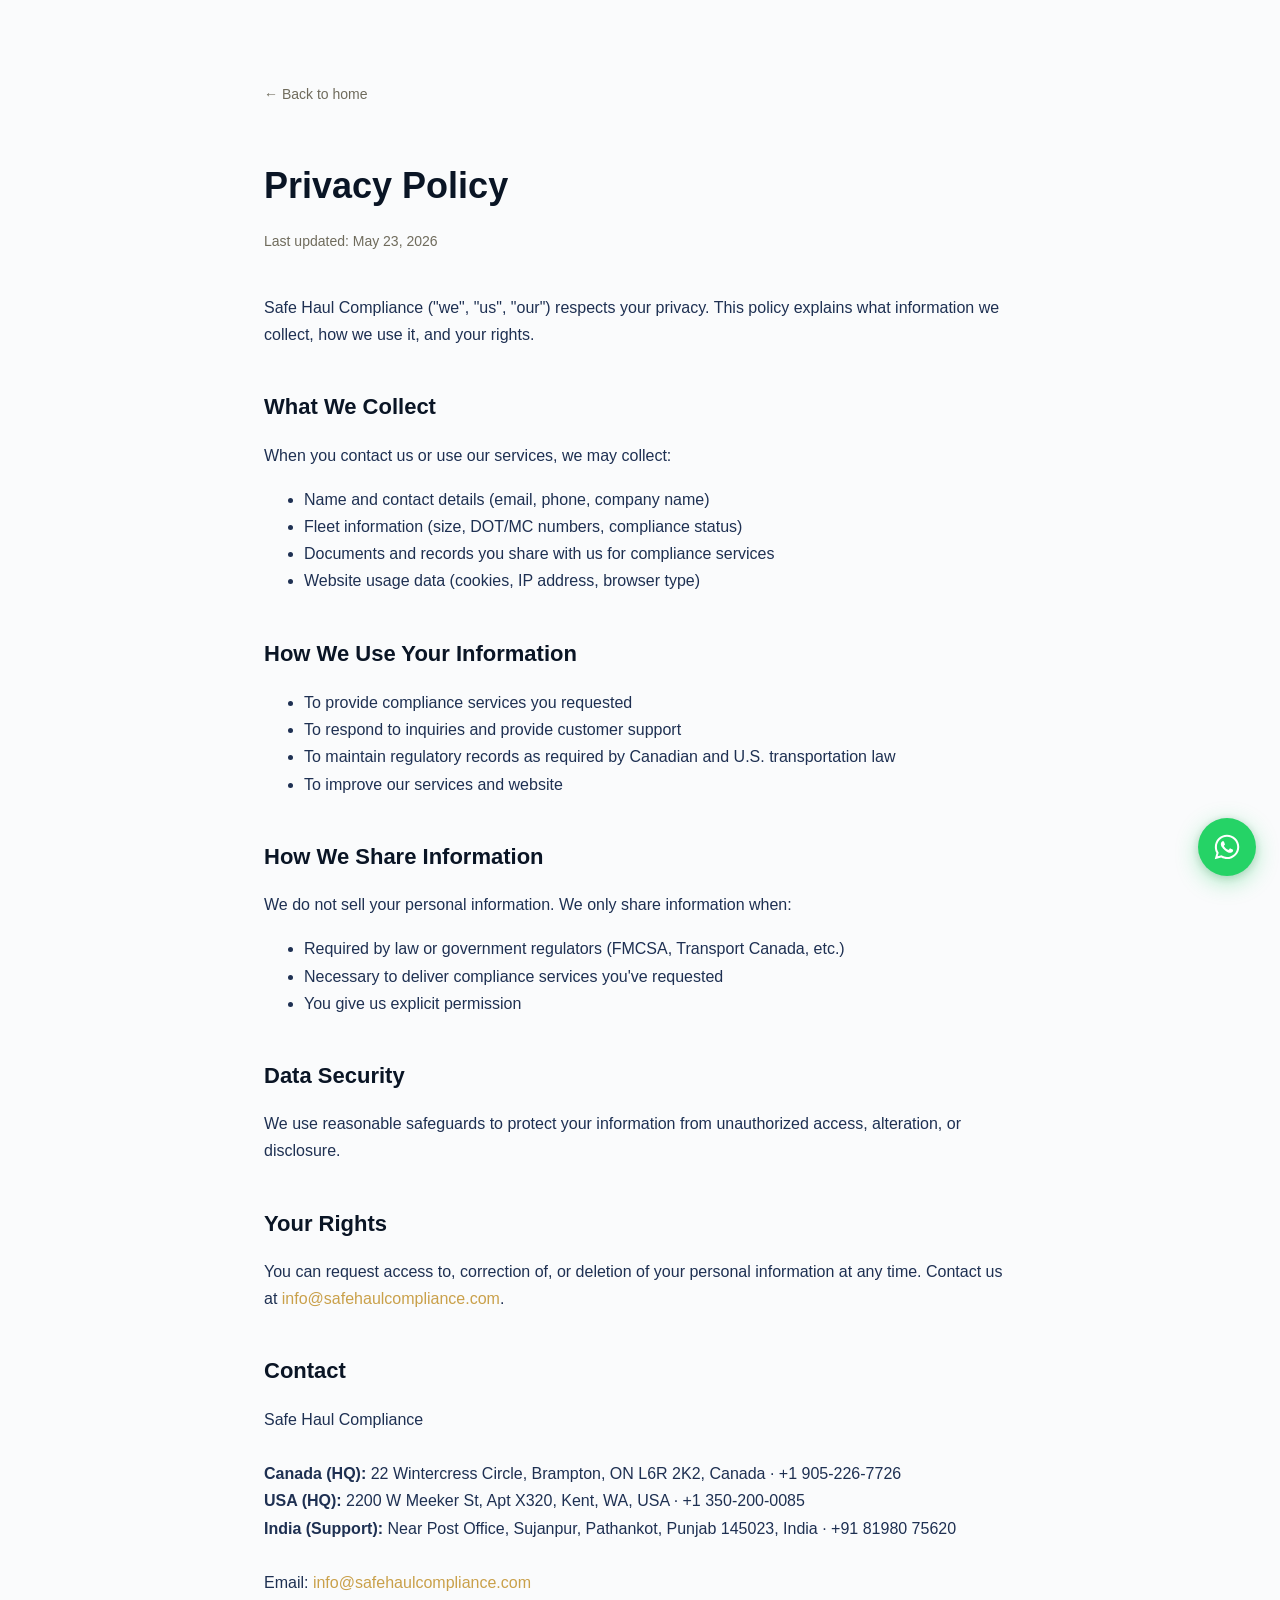
<file: privacy.html>
<!doctype html>
<html lang="en">
<head>
  <meta charset="utf-8"/>
  <meta name="viewport" content="width=device-width, initial-scale=1"/>
  <title>Privacy Policy — Safe Haul Compliance</title>
  <link rel="icon" href="/favicon.ico" sizes="any"/>
  <link rel="icon" type="image/png" sizes="32x32" href="/favicon-32.png"/>
  <link rel="apple-touch-icon" href="/apple-touch-icon.png"/>
  <link rel="stylesheet" href="styles.css?v=11"/>
  <style>
    .legal-page {
      max-width: 800px;
      margin: 0 auto;
      padding: 80px 24px;
      font-family: -apple-system, BlinkMacSystemFont, 'Segoe UI', Roboto, sans-serif;
      line-height: 1.7;
      color: #0a1525;
    }
    .legal-page h1 { font-size: 36px; margin-bottom: 8px; }
    .legal-page h2 { font-size: 22px; margin-top: 40px; margin-bottom: 12px; color: #0a1525; }
    .legal-page p, .legal-page li { font-size: 16px; color: #1e3052; }
    .legal-page .updated { color: #6f6b5c; font-size: 14px; margin-bottom: 40px; }
    .legal-page a { color: #C9A04A; }
    .legal-page .back-link {
      display: inline-block; margin-bottom: 24px; color: #6f6b5c;
      text-decoration: none; font-size: 14px;
    }
    .legal-page .back-link:hover { color: #0a1525; }
  </style>
</head>
<body class="grain">
  <div class="legal-page">
    <a href="/" class="back-link">← Back to home</a>
    <h1>Privacy Policy</h1>
    <p class="updated">Last updated: May 23, 2026</p>

    <p>Safe Haul Compliance ("we", "us", "our") respects your privacy. This policy explains what information we collect, how we use it, and your rights.</p>

    <h2>What We Collect</h2>
    <p>When you contact us or use our services, we may collect:</p>
    <ul>
      <li>Name and contact details (email, phone, company name)</li>
      <li>Fleet information (size, DOT/MC numbers, compliance status)</li>
      <li>Documents and records you share with us for compliance services</li>
      <li>Website usage data (cookies, IP address, browser type)</li>
    </ul>

    <h2>How We Use Your Information</h2>
    <ul>
      <li>To provide compliance services you requested</li>
      <li>To respond to inquiries and provide customer support</li>
      <li>To maintain regulatory records as required by Canadian and U.S. transportation law</li>
      <li>To improve our services and website</li>
    </ul>

    <h2>How We Share Information</h2>
    <p>We do not sell your personal information. We only share information when:</p>
    <ul>
      <li>Required by law or government regulators (FMCSA, Transport Canada, etc.)</li>
      <li>Necessary to deliver compliance services you've requested</li>
      <li>You give us explicit permission</li>
    </ul>

    <h2>Data Security</h2>
    <p>We use reasonable safeguards to protect your information from unauthorized access, alteration, or disclosure.</p>

    <h2>Your Rights</h2>
    <p>You can request access to, correction of, or deletion of your personal information at any time. Contact us at <a href="mailto:info@safehaulcompliance.com">info@safehaulcompliance.com</a>.</p>

    <h2>Contact</h2>
    <p>
      Safe Haul Compliance<br/><br/>
      <strong>Canada (HQ):</strong> 22 Wintercress Circle, Brampton, ON L6R 2K2, Canada · +1 905-226-7726<br/>
      <strong>USA (HQ):</strong> 2200 W Meeker St, Apt X320, Kent, WA, USA · +1 350-200-0085<br/>
      <strong>India (Support):</strong> Near Post Office, Sujanpur, Pathankot, Punjab 145023, India · +91 81980 75620<br/><br/>
      Email: <a href="mailto:info@safehaulcompliance.com">info@safehaulcompliance.com</a>
    </p>
  </div>
  <a class="wa-fab" href="https://wa.me/918198075620?text=Hello%20Safe%20Haul%20Compliance%2C%20I%20need%20assistance%20with%20my%20trucking%20compliance." target="_blank" rel="noopener noreferrer" aria-label="Chat with us on WhatsApp">
    <svg viewBox="0 0 448 512" fill="currentColor" aria-hidden="true" style="width:28px;height:28px">
      <path d="M380.9 97.1C339 55.1 283.2 32 223.9 32c-122.4 0-222 99.6-222 222 0 39.1 10.2 77.3 29.6 111L0 480l117.7-30.9c32.4 17.7 68.9 27 106.1 27h.1c122.3 0 224.1-99.6 224.1-222 0-59.3-25.2-115-67.1-157zm-157 341.6c-33.2 0-65.7-8.9-94-25.7l-6.7-4-69.8 18.3L72 359.2l-4.4-7c-18.5-29.4-28.2-63.3-28.2-98.2 0-101.7 82.8-184.5 184.6-184.5 49.3 0 95.6 19.2 130.4 54.1 34.8 34.9 56.2 81.2 56.1 130.5 0 101.8-84.9 184.6-186.6 184.6zm101.2-138.2c-5.5-2.8-32.8-16.2-37.9-18-5.1-1.9-8.8-2.8-12.5 2.8-3.7 5.6-14.3 18-17.6 21.8-3.2 3.7-6.5 4.2-12 1.4-32.6-16.3-54-29.1-75.5-66-5.7-9.8 5.7-9.1 16.3-30.3 1.8-3.7.9-6.9-.5-9.7-1.4-2.8-12.5-30.1-17.1-41.2-4.5-10.8-9.1-9.3-12.5-9.5-3.2-.2-6.9-.2-10.6-.2-3.7 0-9.7 1.4-14.8 6.9-5.1 5.6-19.4 19-19.4 46.3 0 27.3 19.9 53.7 22.6 57.4 2.8 3.7 39.1 59.7 94.8 83.8 35.2 15.2 49 16.5 66.6 13.9 10.7-1.6 32.8-13.4 37.4-26.4 4.6-13 4.6-24.1 3.2-26.4-1.3-2.5-5-3.9-10.5-6.6z"/>
    </svg>
    <span class="wa-fab-label">Chat on WhatsApp</span>
  </a>
</body>

</html>
</file>
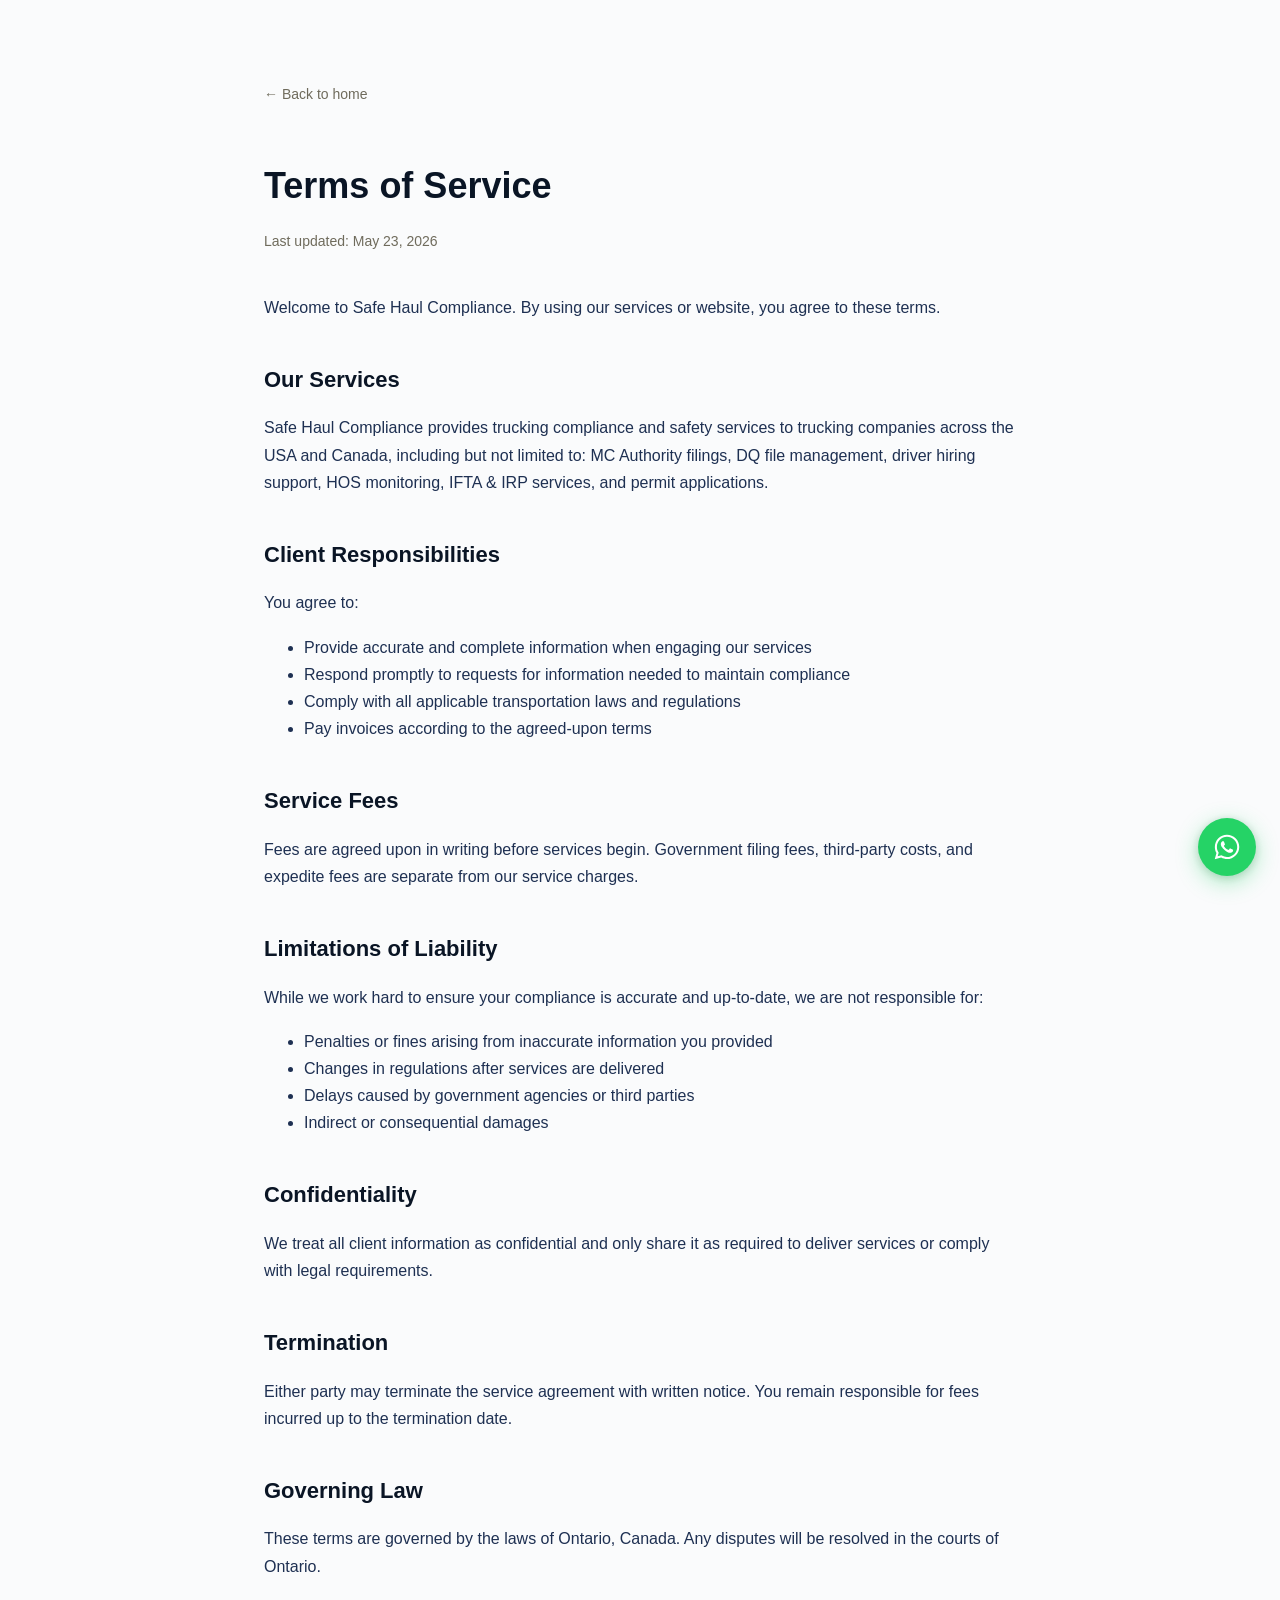
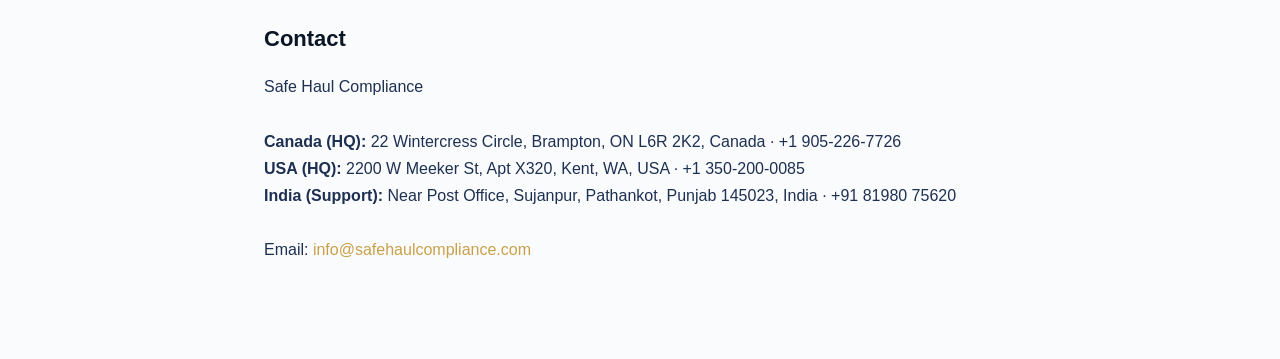
<file: terms.html>
<!doctype html>
<html lang="en">
<head>
  <meta charset="utf-8"/>
  <meta name="viewport" content="width=device-width, initial-scale=1"/>
  <title>Terms of Service — Safe Haul Compliance</title>
  <link rel="icon" href="/favicon.ico" sizes="any"/>
  <link rel="icon" type="image/png" sizes="32x32" href="/favicon-32.png"/>
  <link rel="apple-touch-icon" href="/apple-touch-icon.png"/>
  <link rel="stylesheet" href="styles.css?v=11"/>
  <style>
    .legal-page {
      max-width: 800px;
      margin: 0 auto;
      padding: 80px 24px;
      font-family: -apple-system, BlinkMacSystemFont, 'Segoe UI', Roboto, sans-serif;
      line-height: 1.7;
      color: #0a1525;
    }
    .legal-page h1 { font-size: 36px; margin-bottom: 8px; }
    .legal-page h2 { font-size: 22px; margin-top: 40px; margin-bottom: 12px; color: #0a1525; }
    .legal-page p, .legal-page li { font-size: 16px; color: #1e3052; }
    .legal-page .updated { color: #6f6b5c; font-size: 14px; margin-bottom: 40px; }
    .legal-page a { color: #C9A04A; }
    .legal-page .back-link {
      display: inline-block; margin-bottom: 24px; color: #6f6b5c;
      text-decoration: none; font-size: 14px;
    }
    .legal-page .back-link:hover { color: #0a1525; }
  </style>
</head>
<body class="grain">
  <div class="legal-page">
    <a href="/" class="back-link">← Back to home</a>
    <h1>Terms of Service</h1>
    <p class="updated">Last updated: May 23, 2026</p>

    <p>Welcome to Safe Haul Compliance. By using our services or website, you agree to these terms.</p>

    <h2>Our Services</h2>
    <p>Safe Haul Compliance provides trucking compliance and safety services to trucking companies across the USA and Canada, including but not limited to: MC Authority filings, DQ file management, driver hiring support, HOS monitoring, IFTA & IRP services, and permit applications.</p>

    <h2>Client Responsibilities</h2>
    <p>You agree to:</p>
    <ul>
      <li>Provide accurate and complete information when engaging our services</li>
      <li>Respond promptly to requests for information needed to maintain compliance</li>
      <li>Comply with all applicable transportation laws and regulations</li>
      <li>Pay invoices according to the agreed-upon terms</li>
    </ul>

    <h2>Service Fees</h2>
    <p>Fees are agreed upon in writing before services begin. Government filing fees, third-party costs, and expedite fees are separate from our service charges.</p>

    <h2>Limitations of Liability</h2>
    <p>While we work hard to ensure your compliance is accurate and up-to-date, we are not responsible for:</p>
    <ul>
      <li>Penalties or fines arising from inaccurate information you provided</li>
      <li>Changes in regulations after services are delivered</li>
      <li>Delays caused by government agencies or third parties</li>
      <li>Indirect or consequential damages</li>
    </ul>

    <h2>Confidentiality</h2>
    <p>We treat all client information as confidential and only share it as required to deliver services or comply with legal requirements.</p>

    <h2>Termination</h2>
    <p>Either party may terminate the service agreement with written notice. You remain responsible for fees incurred up to the termination date.</p>

    <h2>Governing Law</h2>
    <p>These terms are governed by the laws of Ontario, Canada. Any disputes will be resolved in the courts of Ontario.</p>

    <h2>Contact</h2>
    <p>
      Safe Haul Compliance<br/><br/>
      <strong>Canada (HQ):</strong> 22 Wintercress Circle, Brampton, ON L6R 2K2, Canada · +1 905-226-7726<br/>
      <strong>USA (HQ):</strong> 2200 W Meeker St, Apt X320, Kent, WA, USA · +1 350-200-0085<br/>
      <strong>India (Support):</strong> Near Post Office, Sujanpur, Pathankot, Punjab 145023, India · +91 81980 75620<br/><br/>
      Email: <a href="mailto:info@safehaulcompliance.com">info@safehaulcompliance.com</a>
    </p>
  </div>
  <a class="wa-fab" href="https://wa.me/918198075620?text=Hello%20Safe%20Haul%20Compliance%2C%20I%20need%20assistance%20with%20my%20trucking%20compliance." target="_blank" rel="noopener noreferrer" aria-label="Chat with us on WhatsApp">
    <svg viewBox="0 0 448 512" fill="currentColor" aria-hidden="true" style="width:28px;height:28px">
      <path d="M380.9 97.1C339 55.1 283.2 32 223.9 32c-122.4 0-222 99.6-222 222 0 39.1 10.2 77.3 29.6 111L0 480l117.7-30.9c32.4 17.7 68.9 27 106.1 27h.1c122.3 0 224.1-99.6 224.1-222 0-59.3-25.2-115-67.1-157zm-157 341.6c-33.2 0-65.7-8.9-94-25.7l-6.7-4-69.8 18.3L72 359.2l-4.4-7c-18.5-29.4-28.2-63.3-28.2-98.2 0-101.7 82.8-184.5 184.6-184.5 49.3 0 95.6 19.2 130.4 54.1 34.8 34.9 56.2 81.2 56.1 130.5 0 101.8-84.9 184.6-186.6 184.6zm101.2-138.2c-5.5-2.8-32.8-16.2-37.9-18-5.1-1.9-8.8-2.8-12.5 2.8-3.7 5.6-14.3 18-17.6 21.8-3.2 3.7-6.5 4.2-12 1.4-32.6-16.3-54-29.1-75.5-66-5.7-9.8 5.7-9.1 16.3-30.3 1.8-3.7.9-6.9-.5-9.7-1.4-2.8-12.5-30.1-17.1-41.2-4.5-10.8-9.1-9.3-12.5-9.5-3.2-.2-6.9-.2-10.6-.2-3.7 0-9.7 1.4-14.8 6.9-5.1 5.6-19.4 19-19.4 46.3 0 27.3 19.9 53.7 22.6 57.4 2.8 3.7 39.1 59.7 94.8 83.8 35.2 15.2 49 16.5 66.6 13.9 10.7-1.6 32.8-13.4 37.4-26.4 4.6-13 4.6-24.1 3.2-26.4-1.3-2.5-5-3.9-10.5-6.6z"/>
    </svg>
    <span class="wa-fab-label">Chat on WhatsApp</span>
  </a>
</body>

</html>
</file>
<file: styles.css>
/* Safe & Secure — design tokens + base (v2) */

:root {
  /* modern professional palette — clean white + deep navy + blue accent */
  --paper:    #FAFBFC;        /* very light bg */
  --paper-2:  #FFFFFF;        /* card surfaces */
  --paper-3:  #F2F4F7;        /* elevated surfaces */
  --ink:      #0A1F44;        /* primary text — deep navy */
  --ink-2:    #2B3A5E;        /* secondary text */
  --mute:     #4B5563;        /* muted text - darker for contrast */
  --mute-2:   #6B7280;        /* subtle text */
  --rule:     #E5E7EB;        /* borders */
  --rule-soft:#EEF0F3;        /* soft dividers */

  /* accent system — modern blue + accent */
  --steel:    #0A1F44;
  --steel-2:  #1A3464;
  --signal:   #2563EB;        /* vibrant blue — primary CTA */
  --signal-2: #1E40AF;
  --highway:  #2563EB;
  --safe:     #10B981;
  --safe-2:   #059669;
  --ember:    #EF4444;

  /* fonts — modern system fonts */
  --f-display: -apple-system, BlinkMacSystemFont, 'Inter', 'Segoe UI', Roboto, sans-serif;
  --f-sans:    -apple-system, BlinkMacSystemFont, 'Inter', 'Segoe UI', Roboto, sans-serif;
  --f-mono:    'SF Mono', 'Menlo', monospace;

  /* metrics */
  --pad-x: clamp(20px, 4vw, 80px);
  --max-w: 1640px;
}

* { box-sizing: border-box; }
html, body { margin: 0; padding: 0; }
html {
  scroll-behavior: smooth;
  scroll-padding-top: 120px; /* fixed nav is 96px tall — keep anchor targets clear of it */
  -webkit-text-size-adjust: 100%;
  text-rendering: optimizeLegibility;
  -webkit-font-smoothing: antialiased;
  -moz-osx-font-smoothing: grayscale;
}
body {
  overscroll-behavior-y: none;
}
@media (prefers-reduced-motion: no-preference) {
  html { scroll-behavior: smooth; }
}
/* Smooth out scroll-driven elements with GPU compositing */
.hero-cine-bg,
.reveal, .reveal-x, .reveal-scale,
.field-cell, .service, .desk-card, .run-step,
.case-img, .road-img, .bh-img,
img, image-slot {
  will-change: auto;
  backface-visibility: hidden;
  -webkit-backface-visibility: hidden;
  transform: translateZ(0);
}
body {
  font-family: var(--f-sans);
  background: var(--paper);
  color: var(--ink);
  font-size: 17px;
  line-height: 1.7;
  -webkit-font-smoothing: antialiased;
  text-rendering: optimizeLegibility;
  overflow-x: hidden;
  font-weight: 400;
  position: relative;
}

/* (background blue orbs removed) */
.shell { position: relative; }

a { color: inherit; text-decoration: none; }
button { font-family: inherit; }

/* (custom truck cursor & crash effect removed — native cursor restored) */

/* (scroll progress bar removed) */
/* (back-to-top button removed) */

/* ── hero ken burns effect (slow zoom) ──────────────────── */
.hero-cine-bg img,
.hero-cine-bg image-slot {
  animation: kenBurns 20s ease-in-out infinite alternate;
}
@keyframes kenBurns {
  from { transform: scale(1) translateX(0); }
  to { transform: scale(1.08) translateX(-2%); }
}

/* ── section reveal on scroll ───────────────────────────── */
.section-reveal {
  opacity: 0;
  transform: translateY(40px);
  transition: opacity .9s cubic-bezier(.22,.61,.36,1), transform .9s cubic-bezier(.22,.61,.36,1);
}
.section-reveal.visible {
  opacity: 1;
  transform: translateY(0);
}

/* ── service card stagger reveal ────────────────────────── */
.service {
  opacity: 0;
  transform: translateY(30px);
  transition: opacity .7s cubic-bezier(.22,.61,.36,1), transform .7s cubic-bezier(.22,.61,.36,1) !important;
}
.service.in-view {
  opacity: 1;
  transform: translateY(0);
}

/* ── selection color (subtle brand touch) ───────────────── */
::selection {
  background: rgba(37, 99, 235, 0.2);
  color: var(--ink);
}

/* ── smooth global transitions ──────────────────────────── */
html { scroll-behavior: smooth; }

/* ── floating shape decoration ──────────────────────────── */
@keyframes float {
  0%, 100% { transform: translateY(0px); }
  50% { transform: translateY(-10px); }
}

.hero-cine-cta .btn--signal {
  box-shadow: 0 8px 20px rgba(37, 99, 235, 0.25);
}

/* ── ripple effect ────────────────────────────────────── */
.btn, .nav-links a {
  position: relative;
  overflow: hidden;
}

.ripple {
  position: absolute;
  border-radius: 50%;
  background: rgba(255, 255, 255, 0.4);
  transform: scale(0);
  animation: ripple-anim .6s cubic-bezier(.22,.61,.36,1);
  pointer-events: none;
}

@keyframes ripple-anim {
  to { transform: scale(2.5); opacity: 0; }
}

/* ── animated underline on text links ─────────────────── */
.foot-col a, .lede a, .legal-page a {
  position: relative;
  display: inline-block;
}
.foot-col a::after {
  content: '';
  position: absolute;
  left: 0; bottom: -2px;
  width: 100%; height: 1.5px;
  background: var(--signal);
  transform: scaleX(0);
  transform-origin: right;
  transition: transform .35s cubic-bezier(.22,.61,.36,1);
}
.foot-col a:hover::after {
  transform: scaleX(1);
  transform-origin: left;
}

/* ── card 3d tilt prep ──────────────────────────────────── */
.service, .value {
  transform-style: preserve-3d;
  transition: transform .35s cubic-bezier(.22,.61,.36,1), box-shadow .35s ease, border-color .35s ease;
}

/* ── nav links - remove individual transform (handled by tilt) ── */
.nav-links a:hover {
  background: var(--ink);
  color: #FFFFFF;
}

/* ── nav-brand override (no cursor: none on logo for accessibility) ── */
.nav-brand:hover .nav-logo {
  filter: drop-shadow(0 4px 12px rgba(37, 99, 235, 0.25));
}

/* ── arrow inside button slides smoothly ──────────────── */
.btn .arrow {
  transition: transform .3s cubic-bezier(.22,.61,.36,1);
}

/* ── hero CTA buttons get extra glow on hover ────────── */
.hero-cine-cta .btn--signal {
  position: relative;
}
.hero-cine-cta .btn--signal::before {
  content: '';
  position: absolute;
  inset: -2px;
  border-radius: 100px;
  background: linear-gradient(135deg, var(--signal), var(--signal-2));
  opacity: 0;
  z-index: -1;
  filter: blur(12px);
  transition: opacity .35s ease;
}
.hero-cine-cta .btn--signal:hover::before {
  opacity: 0.6;
}

/* ── value cards with glassmorphism ───────────────────── */
.value {
  border: 1px solid rgba(255, 255, 255, 0.6);
  border-radius: 24px;
  padding: 28px 26px;
  background: rgba(255, 255, 255, 0.5);
  backdrop-filter: blur(16px) saturate(180%);
  -webkit-backdrop-filter: blur(16px) saturate(180%);
  box-shadow: 0 4px 20px rgba(31, 38, 135, 0.06), inset 0 1px 0 rgba(255, 255, 255, 0.8);
  transition: all .35s cubic-bezier(.22,.61,.36,1);
}
.value:hover {
  border-color: rgba(37, 99, 235, 0.4);
  background: rgba(255, 255, 255, 0.7);
  box-shadow: 0 12px 32px rgba(37, 99, 235, 0.15), inset 0 1px 0 rgba(255, 255, 255, 0.9);
}

/* ── form inputs with smoother focus ──────────────────── */
input, select, textarea {
  border-radius: 10px !important;
}

/* ── satisfying micro-interactions ─────────────────────── */

/* Interactive elements get a pointer cursor with smooth transitions */
a, button, .btn, .service, .value, .run-step, [role="button"] {
  cursor: pointer;
  transition: transform .3s cubic-bezier(.22,.61,.36,1), color .25s ease, opacity .25s ease;
}

/* Footer links lift slightly on hover */
.foot-col a {
  display: inline-block;
  transition: transform .25s cubic-bezier(.22,.61,.36,1), color .2s ease;
}
.foot-col a:hover {
  color: var(--signal);
  transform: translateX(3px);
}

/* Value cards glow softly on hover */
.value {
  transition: transform .35s cubic-bezier(.22,.61,.36,1), box-shadow .35s ease, border-color .35s ease;
}
.value:hover {
  transform: translateY(-3px);
}

/* Run step rows lift on hover */
.run-step:hover {
  transform: translateX(4px);
}

/* Form inputs subtle focus glow */
input, select, textarea {
  transition: border-color .25s ease, box-shadow .25s ease, transform .15s ease;
}
input:focus, select:focus, textarea:focus {
  box-shadow: 0 0 0 3px rgba(37, 99, 235, 0.15);
  outline: none;
}

/* Logo subtle scale on hover */
.nav-brand {
  transition: transform .3s cubic-bezier(.22,.61,.36,1);
}
.nav-brand:hover {
  transform: scale(1.02);
}

/* Arrow icons pulse forward on hover */
.btn:hover .arrow {
  transform: translateX(3px);
}

/* Subtle text link hover */
.lede a, p a, footer a {
  position: relative;
  transition: color .2s ease;
}

/* ── grain texture removed for modern clean look ─────────── */
.grain::before { display: none; }

/* ── ambient motion (always-on) ────────────────────────── */

/* live status bar above the nav */
.status-bar {
  background: var(--ink); color: var(--mute-2);
  font-family: var(--f-mono); font-size: 10.5px; letter-spacing: .14em;
  text-transform: uppercase;
  border-bottom: 1px solid color-mix(in srgb, var(--paper) 14%, var(--ink));
  position: sticky; top: 0; z-index: 51;
}
.status-row {
  display: flex; gap: 24px; height: 30px; align-items: center;
  overflow: hidden; white-space: nowrap;
}
.sb-item { display: inline-flex; align-items: center; gap: 8px; flex: none; }
.sb-item .blip {
  width: 6px; height: 6px; background: var(--signal); border-radius: 50%;
  animation: blip 1.4s infinite;
}
.sb-item.live { color: var(--signal); }
.sb-item .sep { color: color-mix(in srgb, var(--mute-2) 50%, transparent); margin: 0 4px; }
.sb-spacer { flex: 1; }
.sb-tick {
  display: inline-flex; align-items: center; gap: 6px;
  color: var(--paper);
}
.sb-tick .badge {
  background: color-mix(in srgb, var(--safe) 70%, transparent);
  color: var(--paper); padding: 2px 6px;
  letter-spacing: .12em;
}

@media (max-width: 900px) { .status-bar { display: none; } }

/* nav is no longer top-of-page */
.nav { top: 30px; }

/* pulsing dot for mile markers */
.mm-dot {
  display: inline-block;
  width: 10px; height: 10px; border-radius: 50%;
  background: var(--signal);
  box-shadow: 0 0 0 0 color-mix(in srgb, var(--signal) 60%, transparent);
  animation: mmpulse 1.8s ease-out infinite;
  margin-right: 6px;
  vertical-align: middle;
}
@keyframes mmpulse {
  0%   { box-shadow: 0 0 0 0   color-mix(in srgb, var(--signal) 60%, transparent); }
  70%  { box-shadow: 0 0 0 10px transparent; }
  100% { box-shadow: 0 0 0 0   transparent; }
}

/* CTA arrows — loop a slide-out shadow arrow */
.btn .arrow { transition: transform .2s ease; }
.btn:hover .arrow { transform: translateX(3px); }

.btn--signal .arrow {
  animation: arrowSlide 2.6s ease-in-out infinite;
}
@keyframes arrowSlide {
  0%, 60%, 100% { transform: translateX(0); }
  75% { transform: translateX(4px); }
  90% { transform: translateX(0); }
}

/* progress sweep in live desk feed header */
.ld-feed-head { position: relative; overflow: hidden; }
.ld-feed-head::after {
  content:""; position: absolute; left: 0; bottom: 0;
  height: 2px; width: 30%;
  background: var(--signal);
  animation: ldSweep 3.2s cubic-bezier(.6,0,.4,1) infinite;
}
@keyframes ldSweep {
  0%   { transform: translateX(-100%); }
  100% { transform: translateX(400%); }
}

/* annotation arrow gentle bob */
.annot { animation: bob 3s ease-in-out infinite; }
@keyframes bob {
  0%,100% { transform: translateY(0); }
  50%     { transform: translateY(-3px); }
}

/* radar sweep over the road photo */
.road-img::after {
  content:""; position: absolute; inset: 0; pointer-events: none;
  background: linear-gradient(115deg, transparent 38%, color-mix(in srgb, var(--signal) 22%, transparent) 50%, transparent 62%);
  transform: translateX(-100%);
  animation: roadSweep 7s ease-in-out infinite;
  z-index: 3;
  mix-blend-mode: screen;
}
@keyframes roadSweep {
  0%   { transform: translateX(-100%); }
  60%  { transform: translateX(100%); }
  100% { transform: translateX(100%); }
}

/* drifting accent dots between sections */
.tick-rail {
  position: relative;
  height: 28px;
  border-top: 1px solid var(--rule-soft);
  border-bottom: 1px solid var(--rule-soft);
  overflow: hidden;
  background: var(--paper);
}
.tick-rail::before {
  content:""; position: absolute; top: 50%; left: 0; right: 0;
  height: 2px; margin-top: -1px;
  background: repeating-linear-gradient(90deg, transparent 0 16px, var(--ink-2) 16px 17px, transparent 17px 60px);
  animation: tickDrift 24s linear infinite;
  opacity: .35;
}
@keyframes tickDrift {
  from { background-position: 0 0; }
  to   { background-position: -600px 0; }
}
.tick-rail .blip {
  position: absolute; top: 50%; transform: translateY(-50%);
  width: 6px; height: 6px; background: var(--signal); border-radius: 50%;
  animation: tickBlip 12s linear infinite;
}
.tick-rail .blip:nth-child(1) { animation-delay: 0s; }
.tick-rail .blip:nth-child(2) { animation-delay: -4s; }
.tick-rail .blip:nth-child(3) { animation-delay: -8s; }
@keyframes tickBlip {
  from { left: -10px; opacity: 1; }
  to   { left: 110%;  opacity: 1; }
}

/* second marquee at footer */
.foot-ticker {
  border-top: 1px solid rgba(255,255,255,.16);
  border-bottom: 1px solid rgba(255,255,255,.16);
  margin: 0 calc(var(--pad-x) * -1) 56px;
  overflow: hidden;
  padding: 18px 0;
}
.foot-ticker-track {
  display: flex; gap: 48px; white-space: nowrap; align-items: center;
  animation: scroll 50s linear infinite;
  font-family: var(--f-mono); font-size: 12px;
  letter-spacing: .14em; text-transform: uppercase;
  color: var(--mute-2);
}
.foot-ticker-track .route {
  display: inline-flex; gap: 12px; align-items: center; padding-right: 48px;
}
.foot-ticker-track .route .city { color: var(--paper); }
.foot-ticker-track .route .arrow-r { color: var(--signal); }
.foot-ticker-track .route .miles { color: var(--mute-2); }

/* scorecard label pulse */
.sc-bar.warn .fill {
  background: var(--ember);
  position: relative;
}
.in .sc-bar.warn .fill::after {
  content:""; position: absolute; top:0; right:0; bottom:0; width:6px;
  background: color-mix(in srgb, var(--ember) 50%, white);
  animation: pulseSpot 1.6s ease-in-out infinite;
}
@keyframes pulseSpot { 0%,100%{opacity:1} 50%{opacity:.3} }

/* number-card subtle hover lift to feel responsive */
.num-card { transition: transform .3s ease; }
.num-card:hover { transform: translateY(-2px); }

/* ── Field — imagery grid ──────────────────────────────── */
.field-sec {
  padding: 96px 0;
  background: var(--paper);
  border-bottom: 1px solid var(--ink);
}
.field-grid {
  display: grid;
  grid-template-columns: 1.4fr 1fr 1fr;
  grid-template-rows: 300px 300px;
  gap: 0;
  border: 1px solid var(--ink);
}
.field-cell {
  position: relative; overflow: hidden;
  border-right: 1px solid var(--ink);
  border-bottom: 1px solid var(--ink);
  background: var(--steel);
}
.field-cell:nth-child(3),
.field-cell:nth-child(5) { border-right: 0; }
.field-cell:nth-child(4),
.field-cell:nth-child(5) { border-bottom: 0; }
.field-cell.tall { grid-row: span 2; }

.field-cell image-slot {
  width: 100%; height: 100%;
  --slot-bg: #0d1929; --slot-fg: #c6cbd1;
}
.field-cell .fc-tag {
  position: absolute; top: 16px; left: 16px; z-index: 3;
  padding: 6px 10px; background: var(--signal); color: var(--ink);
  font-family: var(--f-mono); font-size: 10.5px; letter-spacing: .12em; text-transform: uppercase;
}
.field-cell .fc-tag.dark { background: var(--ink); color: var(--signal); }
.field-cell .fc-cap {
  position: absolute; left: 18px; right: 18px; bottom: 14px; z-index: 3;
  display: flex; justify-content: space-between; align-items: flex-end;
  color: var(--paper);
  font-family: var(--f-mono); font-size: 10.5px; letter-spacing: .14em; text-transform: uppercase;
  pointer-events: none;
}
.field-cell .fc-cap-bg {
  position: absolute; inset: 0; z-index: 1;
  background: linear-gradient(180deg, rgba(10,21,37,.35) 0%, rgba(10,21,37,0) 30%, rgba(10,21,37,0) 55%, rgba(10,21,37,.85) 100%);
  pointer-events: none;
}
.field-cell .fc-title {
  position: absolute; left: 18px; right: 18px; bottom: 40px; z-index: 2;
  color: var(--paper);
  font-family: var(--f-sans); font-weight: 500;
  font-size: 22px; letter-spacing: -0.018em; line-height: 1.1;
  max-width: 22ch; pointer-events: none;
}

@media (max-width: 1100px) {
  .field-grid { grid-template-columns: 1fr 1fr; grid-template-rows: 260px 260px 260px; }
  .field-cell.tall { grid-row: auto; }
  .field-cell:nth-child(3) { border-right: 1px solid var(--ink); }
  .field-cell:nth-child(4) { border-right: 0; }
  .field-cell:nth-child(5) { display: none; }
}
@media (max-width: 700px) {
  .field-grid { grid-template-columns: 1fr; grid-template-rows: repeat(4, 240px); }
  .field-cell { border-right: 0 !important; }
}

/* ── scroll reveals ────────────────────────────────────── */
.reveal {
  opacity: 0; transform: translateY(28px);
  transition: opacity .9s cubic-bezier(.2,.7,.2,1), transform .9s cubic-bezier(.2,.7,.2,1);
  will-change: transform, opacity;
}
.reveal.in { opacity: 1; transform: none; }
.reveal[data-d="1"]  { transition-delay: .06s; }
.reveal[data-d="2"]  { transition-delay: .12s; }
.reveal[data-d="3"]  { transition-delay: .18s; }
.reveal[data-d="4"]  { transition-delay: .24s; }
.reveal[data-d="5"]  { transition-delay: .30s; }
.reveal[data-d="6"]  { transition-delay: .36s; }
.reveal[data-d="7"]  { transition-delay: .42s; }
.reveal[data-d="8"]  { transition-delay: .48s; }
.reveal[data-d="9"]  { transition-delay: .54s; }
.reveal[data-d="10"] { transition-delay: .60s; }

.reveal-x { opacity: 0; transform: translateX(28px); transition: opacity .9s cubic-bezier(.2,.7,.2,1), transform .9s cubic-bezier(.2,.7,.2,1); }
.reveal-x.in { opacity: 1; transform: none; }
.reveal-scale { opacity: 0; transform: scale(.96); transition: opacity .9s cubic-bezier(.2,.7,.2,1), transform .9s cubic-bezier(.2,.7,.2,1); transform-origin: center; }
.reveal-scale.in { opacity: 1; transform: none; }

/* ── creative reveals ──────────────────────────────────── */

/* line-up: each <span> child slides up from behind an invisible mask.
   Use on <h1><span>line 1</span><span>line 2</span></h1> */
.line-up { overflow: hidden; display: block; }
.line-up > span,
.line-up > .ln {
  display: block; overflow: hidden;
  transform: translateY(0);
}
.line-up > span > i,
.line-up > .ln > i {
  display: block; transform: translateY(102%);
  transition: transform 1.1s cubic-bezier(.7,0,.2,1);
  font-style: inherit; will-change: transform;
}
.line-up.in > span:nth-child(1) > i,
.line-up.in > .ln:nth-child(1) > i { transition-delay: .05s; transform: none; }
.line-up.in > span:nth-child(2) > i,
.line-up.in > .ln:nth-child(2) > i { transition-delay: .18s; transform: none; }
.line-up.in > span:nth-child(3) > i,
.line-up.in > .ln:nth-child(3) > i { transition-delay: .31s; transform: none; }
.line-up.in > span:nth-child(4) > i,
.line-up.in > .ln:nth-child(4) > i { transition-delay: .44s; transform: none; }
.line-up.in > span:nth-child(5) > i,
.line-up.in > .ln:nth-child(5) > i { transition-delay: .57s; transform: none; }

/* mask-wipe: a coloured bar slides across, leaves the text behind */
.wipe {
  position: relative;
  display: inline-block;
  color: var(--ink);
}
.wipe::after {
  content:""; position: absolute; inset: 0;
  background: var(--signal);
  transform: scaleX(1); transform-origin: left;
  transition: transform 1.2s cubic-bezier(.7,0,.15,1);
}
.wipe.in::after { transform: scaleX(0); transform-origin: right; }

/* clip-reveal: image clips in from a direction. Default to fully open
   so anything that misses the observer is still visible. */
.clip-r { clip-path: inset(0 0 0 0); transition: clip-path 1.4s cubic-bezier(.7,0,.2,1); }
.clip-r.armed { clip-path: inset(0 100% 0 0); }
.clip-r.armed.in { clip-path: inset(0 0 0 0); }
.clip-l { clip-path: inset(0 0 0 0); transition: clip-path 1.4s cubic-bezier(.7,0,.2,1); }
.clip-l.armed { clip-path: inset(0 0 0 100%); }
.clip-l.armed.in { clip-path: inset(0 0 0 0); }
.clip-b { clip-path: inset(0 0 0 0); transition: clip-path 1.4s cubic-bezier(.7,0,.2,1); }
.clip-b.armed { clip-path: inset(100% 0 0 0); }
.clip-b.armed.in { clip-path: inset(0 0 0 0); }

/* label-line: a thin line under the eyebrow draws across */
.label-line {
  position: relative; display: inline-block; padding-bottom: 8px;
}
.label-line::after {
  content:""; position: absolute; left:0; right:0; bottom: 0;
  height: 1px; background: var(--ink-2);
  transform: scaleX(0); transform-origin: left;
  transition: transform .9s cubic-bezier(.7,0,.2,1) .1s;
}
.in .label-line::after,
.label-line.in::after { transform: scaleX(1); }

/* shimmer underline for service cards on hover */
.svc-arrow-line {
  position: absolute; left: 24px; right: 24px; bottom: 30px;
  height: 1px; background: currentColor; opacity: .2;
  transform: scaleX(0); transform-origin: left;
  transition: transform .5s cubic-bezier(.7,0,.2,1), opacity .2s;
}
.service:hover .svc-arrow-line { transform: scaleX(1); opacity: .4; }

/* connecting line that draws across The Run mile markers */
.run-grid { position: relative; }
.run-line {
  position: absolute; left: 0; right: 0; top: -1px;
  height: 2px; background: var(--signal);
  transform: scaleX(0); transform-origin: left;
  transition: transform 1.8s cubic-bezier(.7,0,.2,1) .2s;
  z-index: 2;
}
.run-grid.in .run-line { transform: scaleX(1); }

/* tickets on the case-numbers — flick like a split-flap */
.flick > b {
  display: inline-block;
  animation: flick .5s steps(2, end);
}
@keyframes flick { from { transform: translateY(-10%); opacity: 0; } to { transform: none; opacity: 1; } }

@media (prefers-reduced-motion: reduce) {
  .reveal, .reveal-x, .reveal-scale { opacity: 1 !important; transform: none !important; transition: none !important; }
  .line-up > span > i, .line-up > .ln > i { transform: none !important; transition: none !important; }
  .wipe::after { transform: scaleX(0) !important; }
  .clip-r, .clip-l, .clip-b { clip-path: none !important; }
  .label-line::after, .run-line { transform: scaleX(1) !important; }
}

/* ── typography ────────────────────────────────────────── */
.eyebrow {
  font-family: var(--f-mono);
  font-size: 11px;
  letter-spacing: 0.16em;
  text-transform: uppercase;
  color: var(--ink-2);
  font-weight: 500;
}
.italic-serif {
  font-family: var(--f-sans);
  font-style: normal;
  font-weight: 500;
  color: var(--signal);
}
.display {
  font-family: var(--f-sans);
  font-weight: 500;
  letter-spacing: -0.035em;
  line-height: 0.9;
  text-wrap: pretty;
}
.tnum { font-variant-numeric: tabular-nums; font-feature-settings: "tnum"; }
.mono { font-family: var(--f-mono); }

/* ── containers ────────────────────────────────────────── */
.shell {
  max-width: var(--max-w);
  margin: 0 auto;
  padding-left: var(--pad-x);
  padding-right: var(--pad-x);
  width: 100%;
}

hr.rule { border:0; height:1px; background: var(--ink); opacity:.85; margin:0; }
hr.rule-soft { border:0; height:1px; background: var(--rule-soft); margin:0; }

/* ── buttons ───────────────────────────────────────────── */
.btn {
  display: inline-flex; align-items: center; gap: 10px;
  height: 50px; padding: 0 26px;
  border-radius: 100px;
  font-family: var(--f-sans);
  font-size: 14px; font-weight: 600;
  letter-spacing: -0.01em;
  border: 1px solid rgba(10, 31, 68, 0.12);
  background: rgba(255, 255, 255, 0.5);
  color: var(--ink);
  backdrop-filter: blur(16px) saturate(180%);
  -webkit-backdrop-filter: blur(16px) saturate(180%);
  box-shadow: 0 4px 12px rgba(31, 38, 135, 0.08), inset 0 1px 0 rgba(255, 255, 255, 0.6);
  transition: all .3s cubic-bezier(.22,.61,.36,1);
}
.btn:hover {
  transform: translateY(-2px);
  background: rgba(255, 255, 255, 0.75);
  border-color: rgba(10, 31, 68, 0.2);
  box-shadow: 0 12px 32px rgba(31, 38, 135, 0.15), inset 0 1px 0 rgba(255, 255, 255, 0.9);
}
.btn--signal {
  background: linear-gradient(135deg, rgba(37, 99, 235, 0.95) 0%, rgba(30, 64, 175, 0.95) 100%);
  border-color: rgba(255, 255, 255, 0.2);
  color: #FFFFFF;
  box-shadow: 0 8px 24px rgba(37, 99, 235, 0.3), inset 0 1px 0 rgba(255, 255, 255, 0.25);
  backdrop-filter: blur(20px);
}
.btn--signal:hover {
  transform: translateY(-3px);
  background: linear-gradient(135deg, rgba(37, 99, 235, 1) 0%, rgba(30, 64, 175, 1) 100%);
  box-shadow: 0 16px 40px rgba(37, 99, 235, 0.5), inset 0 1px 0 rgba(255, 255, 255, 0.3);
}
.btn--ghost  { background: transparent; color: var(--ink); }
.btn--ghost:hover { background: var(--ink); color: var(--paper); }

.arrow { width:16px; height:9px; flex:none; }

/* ── nav ───────────────────────────────────────────────── */
.nav {
  position: fixed; top: 0; left: 0; right: 0; z-index: 50;
  background: rgba(10, 31, 68, 0.4);
  backdrop-filter: blur(24px) saturate(180%);
  -webkit-backdrop-filter: blur(24px) saturate(180%);
  border-bottom: 1px solid rgba(255, 255, 255, 0.08);
  box-shadow: 0 4px 24px rgba(0, 0, 0, 0.12);
  transition: background .4s ease, border-color .4s ease;
}

/* When scrolled past hero, nav becomes white glass */
.nav.nav-scrolled {
  background: rgba(255, 255, 255, 0.7);
  border-bottom: 1px solid rgba(10, 31, 68, 0.08);
  box-shadow: 0 4px 24px rgba(31, 38, 135, 0.08);
}
.nav-row {
  display: flex; align-items: center; justify-content: space-between;
  height: 96px;
}
.nav-brand {
  display: flex; align-items: center;
  font-weight: 500; letter-spacing: -0.01em; font-size: 16px;
}
.nav-logo { height: 64px; width: auto; display: block; object-fit: contain; }
/* White card keeps the logo crisp over the dark hero; it blends away
   once the nav turns to white glass on scroll */
.nav-mark {
  display: inline-flex; align-items: center; justify-content: center;
  padding: 8px 16px; border-radius: 16px;
  background: rgba(255, 255, 255, 0.96);
  box-shadow: 0 2px 14px rgba(10, 31, 68, 0.18);
  transition: background .35s ease, padding .35s ease, box-shadow .35s ease;
}
.nav.nav-scrolled .nav-mark {
  background: transparent; padding: 0; box-shadow: none;
}
@media (max-width: 520px) {
  .nav-logo { height: 50px; }
  .nav-mark { padding: 6px 12px; }
}
.brand-mark {
  width: 30px; height: 30px;
  background: var(--ink);
  color: var(--paper);
  display: grid; place-items: center;
  font-family: var(--f-mono); font-weight: 600; font-size: 14px;
  letter-spacing: -0.02em;
  position: relative;
}
.brand-mark::after {
  content:""; position: absolute; right:-2px; bottom:-2px;
  width: 8px; height: 8px; background: var(--signal);
}
.nav-links {
  display: flex; gap: 4px;
  background: rgba(255, 255, 255, 0.08);
  padding: 6px;
  border-radius: 100px;
  border: 1px solid rgba(255, 255, 255, 0.12);
  backdrop-filter: blur(10px);
}
.nav-links a {
  font-size: 14px;
  font-weight: 500;
  letter-spacing: -0.01em;
  color: rgba(255, 255, 255, 0.85);
  padding: 8px 18px;
  border-radius: 100px;
  transition: all .25s cubic-bezier(.22,.61,.36,1);
  position: relative;
  cursor: pointer;
}
.nav-links a:hover {
  color: #FFFFFF;
  background: rgba(255, 255, 255, 0.15);
  transform: translateY(-1px);
}
.nav-links a.active {
  background: var(--signal);
  color: #FFFFFF;
}

/* When nav is scrolled past hero, links go dark */
.nav.nav-scrolled .nav-links {
  background: rgba(10, 31, 68, 0.04);
  border-color: rgba(10, 31, 68, 0.1);
}
.nav.nav-scrolled .nav-links a {
  color: var(--ink-2);
}
.nav.nav-scrolled .nav-links a:hover {
  color: #FFFFFF;
  background: var(--ink);
}
.nav-cta { display:flex; align-items:center; gap: 14px; }
.usdot-chip {
  font-family: var(--f-mono);
  font-size: 10.5px;
  letter-spacing: 0.08em;
  color: var(--ink-2);
  border: 1px solid var(--rule-soft);
  padding: 4px 8px;
  display: inline-flex; align-items: center; gap: 6px;
}
.usdot-chip .dot { width:6px;height:6px;background:var(--safe);border-radius:50%; box-shadow:0 0 0 3px color-mix(in srgb, var(--safe) 20%, transparent); }

/* ── hero ──────────────────────────────────────────────── */
.hero { padding-top: 40px; padding-bottom: 30px; position: relative; }
.hero-eyebrow-row {
  display:flex; align-items:center; gap: 16px;
  font-family: var(--f-mono);
  font-size: 11px; letter-spacing: 0.16em; text-transform: uppercase;
  color: var(--ink-2);
}
.hero-eyebrow-row .sep { flex:1; height:1px; background: var(--ink); opacity:.4; }

.hero-2up {
  margin-top: 28px;
  display: grid;
  grid-template-columns: 1fr 1fr;
  gap: 48px;
  align-items: stretch;
}
.hero-left { display: flex; flex-direction: column; justify-content: space-between; gap: 32px; }
.hero-right {
  position: relative; overflow: hidden;
  border: 1px solid var(--ink);
  background: var(--steel);
  min-height: 560px;
}
.hero-right image-slot {
  width: 100%; height: 100%;
  --slot-bg: #0d1929; --slot-fg: #c6cbd1;
}
.hero-right .corner-tag {
  position: absolute; top: 16px; left: 16px; z-index: 3;
  padding: 6px 10px; background: var(--signal); color: var(--ink);
  font-family: var(--f-mono); font-size: 10.5px; letter-spacing: .12em; text-transform: uppercase;
}
.hero-right .corner-foot {
  position: absolute; left: 16px; right: 16px; bottom: 14px; z-index: 3;
  display: flex; justify-content: space-between; align-items: flex-end;
  color: var(--paper);
  font-family: var(--f-mono); font-size: 10.5px; letter-spacing: .14em; text-transform: uppercase;
  pointer-events: none;
}
.hero-right .hr-grad {
  position: absolute; inset: 0; z-index: 1; pointer-events: none;
  background: linear-gradient(180deg, rgba(10,21,37,.25) 0%, rgba(10,21,37,0) 25%, rgba(10,21,37,0) 60%, rgba(10,21,37,.85) 100%);
}
.hero-right .hr-pip {
  position: absolute; right: 14px; top: 50%; transform: translateY(-50%); z-index: 3;
  display: grid; gap: 6px;
}
.hero-right .hr-pip .pp {
  width: 4px; height: 18px; background: var(--signal); opacity: .35;
}
.hero-right .hr-pip .pp:nth-child(2) { opacity: .6; }
.hero-right .hr-pip .pp:nth-child(3) { opacity: 1; }

.hero h1 {
  margin: 0;
  font-family: var(--f-sans);
  font-size: clamp(36px, 5vw, 56px);
  font-weight: 700;
  letter-spacing: -0.015em;
  line-height: 1.15;
  text-wrap: balance;
}
.hero h1 em, .hero h1 .em {
  font-family: var(--f-sans);
  font-style: normal;
  font-weight: 500;
  letter-spacing: -0.025em;
  color: var(--signal);
}
.hero h1 .sig { color: var(--signal); }

.hero-sub {
  margin-top: 0;
  display: grid;
  grid-template-columns: 1fr;
  gap: 24px;
  align-items: end;
}
.hero-sub p {
  font-size: 17px; line-height: 1.45; color: var(--ink-2);
  max-width: 50ch; margin: 0;
}
.hero-cta { display:flex; gap: 12px; flex-wrap: wrap; }

@media (max-width: 1100px) {
  .hero-2up { grid-template-columns: 1fr; }
  .hero-right { min-height: 380px; }
}

/* ── cinematic hero ─────────────────────────────────────── */
.hero-cine {
  position: relative;
  width: 100%;
  min-height: 92vh;
  overflow: hidden;
  background: #060d18;
  display: flex;
  align-items: center;
  isolation: isolate;
}

/* Smooth gradient fade at bottom of hero into the next section */
.hero-cine::after {
  content: '';
  position: absolute;
  left: 0; right: 0; bottom: 0;
  height: 180px;
  background: linear-gradient(to bottom, transparent 0%, rgba(250, 251, 252, 0.5) 60%, var(--paper) 100%);
  pointer-events: none;
  z-index: 5;
}
.hero-cine-bg {
  position: absolute; inset: 0; z-index: 0;
  animation: heroZoom 22s ease-out forwards;
}
.hero-cine-bg image-slot {
  width: 100%; height: 100%;
  --slot-bg: #0d1929; --slot-fg: #c6cbd1;
}
.hero-cine-bg image-slot img,
.hero-cine-bg image-slot { display: block; width: 100%; height: 100%; object-fit: cover; }

@keyframes heroZoom {
  from { transform: scale(1.08); }
  to   { transform: scale(1.00); }
}

.hero-cine-scrim {
  position: absolute; inset: 0; z-index: 1; pointer-events: none;
  background:
    linear-gradient(100deg,
      rgba(6,13,24,0.95) 0%,
      rgba(6,13,24,0.86) 26%,
      rgba(6,13,24,0.55) 50%,
      rgba(6,13,24,0.22) 72%,
      rgba(6,13,24,0.05) 100%);
}
.hero-cine-vignette {
  position: absolute; inset: 0; z-index: 1; pointer-events: none;
  background:
    radial-gradient(120% 80% at 80% 50%, transparent 35%, rgba(6,13,24,0.55) 100%),
    linear-gradient(180deg, rgba(6,13,24,0.35) 0%, transparent 18%, transparent 72%, rgba(6,13,24,0.75) 100%);
}

.hero-cine-inner {
  position: relative; z-index: 3;
  max-width: var(--max-w);
  width: 100%;
  margin: 0 auto;
  padding: 120px var(--pad-x) 110px;
  display: flex; flex-direction: column;
  gap: 28px;
}

.hero-cine-eyebrow {
  display: inline-flex; align-items: center; gap: 14px;
  font-family: var(--f-sans);
  font-size: 13px; font-weight: 600; letter-spacing: 0.08em; text-transform: uppercase;
  color: rgba(237, 230, 210, 0.85);
  width: fit-content;
}
.hero-cine-eyebrow .dot-live {
  width: 8px; height: 8px; border-radius: 50%;
  background: var(--signal);
  box-shadow: 0 0 0 4px rgba(201, 160, 74, 0.20);
  animation: pulseLive 2.6s ease-in-out infinite;
}
@keyframes pulseLive {
  0%, 100% { box-shadow: 0 0 0 4px rgba(201, 160, 74, 0.20); }
  50%      { box-shadow: 0 0 0 8px rgba(201, 160, 74, 0.05); }
}
.hero-cine-eyebrow .sep {
  width: 32px; height: 1px;
  background: rgba(237, 230, 210, 0.35);
}

.hero-cine-title {
  margin: 0;
  font-family: var(--f-sans);
  font-size: clamp(52px, 7.2vw, 128px);
  font-weight: 500;
  letter-spacing: -0.042em;
  line-height: 0.92;
  color: #fbf6e6;
  text-wrap: balance;
  max-width: 16ch;
  text-shadow: 0 2px 40px rgba(0, 0, 0, 0.25);
}
.hero-cine-title em {
  font-style: normal;
  font-weight: 500;
  color: var(--signal);
  background: linear-gradient(180deg, #E8C067 0%, var(--signal) 100%);
  -webkit-background-clip: text;
  background-clip: text;
  -webkit-text-fill-color: transparent;
}

.hero-cine-sub {
  font-size: clamp(16px, 1.25vw, 20px);
  line-height: 1.55;
  color: rgba(237, 230, 210, 0.82);
  max-width: 56ch;
  margin: 8px 0 0;
  font-weight: 400;
}
.hero-cine-accent {
  display: inline;
  color: #fbf6e6;
  font-weight: 500;
  background: linear-gradient(180deg, transparent 62%, rgba(201, 160, 74, 0.35) 62%, rgba(201, 160, 74, 0.35) 88%, transparent 88%);
}

.hero-cine-cta {
  display: flex; gap: 14px; flex-wrap: wrap;
  margin-top: 16px;
}
.btn--ghost-light {
  background: transparent;
  color: rgba(237, 230, 210, 0.95);
  border-color: rgba(237, 230, 210, 0.35);
}
.btn--ghost-light:hover {
  background: rgba(237, 230, 210, 0.10);
  border-color: rgba(237, 230, 210, 0.60);
  color: #fbf6e6;
}

.hero-cine-foot {
  display: flex; align-items: center; gap: 28px;
  margin-top: 56px;
  padding-top: 32px;
  border-top: 1px solid rgba(237, 230, 210, 0.18);
  max-width: 640px;
}
.hcf-item { display: flex; flex-direction: column; gap: 6px; }
.hcf-num {
  font-family: var(--f-sans);
  font-size: 26px; font-weight: 500;
  letter-spacing: -0.02em;
  color: #fbf6e6;
}
.hcf-lbl {
  font-family: var(--f-mono);
  font-size: 10.5px; letter-spacing: 0.14em; text-transform: uppercase;
  color: rgba(237, 230, 210, 0.6);
}
.hcf-divider {
  width: 1px; height: 36px;
  background: rgba(237, 230, 210, 0.18);
}

.hero-cine-tag {
  position: absolute; z-index: 3;
  right: var(--pad-x); top: 28px;
  display: inline-flex; align-items: center; gap: 8px;
  padding: 7px 12px;
  border: 1px solid rgba(237, 230, 210, 0.25);
  background: rgba(6, 13, 24, 0.40);
  backdrop-filter: blur(6px);
  -webkit-backdrop-filter: blur(6px);
  font-family: var(--f-mono);
  font-size: 10.5px; letter-spacing: 0.16em; text-transform: uppercase;
  color: rgba(237, 230, 210, 0.85);
}
.hct-dot {
  width: 6px; height: 6px; border-radius: 50%;
  background: #6ECF8A;
  box-shadow: 0 0 8px rgba(110, 207, 138, 0.7);
}

@media (max-width: 900px) {
  .hero-cine { min-height: 88vh; }
  .hero-cine-inner { padding: 90px var(--pad-x) 80px; }
  .hero-cine-foot { gap: 18px; }
  .hcf-num { font-size: 22px; }
  .hero-cine-tag { right: 16px; top: 16px; }
}
@media (max-width: 600px) {
  .hero-cine-foot { flex-wrap: wrap; }
  .hcf-divider { display: none; }
}

/* annotation arrow + scribble */
.annot {
  position: absolute;
  font-family: var(--f-mono); font-size: 11px;
  letter-spacing: .08em; text-transform: uppercase;
  color: var(--signal-2);
  display:flex; align-items:center; gap: 8px;
  pointer-events: none;
}
.annot svg { width: 60px; height: 28px; flex: none; }

/* ── strip below hero ──────────────────────────────────── */
.belowhero {
  margin-top: 56px;
  display: grid;
  grid-template-columns: 1.4fr 1fr 0.9fr;
  gap: 0;
  border-top: 1px solid var(--ink);
  border-bottom: 1px solid var(--ink);
}
.belowhero > * {
  padding: 22px 24px;
  border-right: 1px solid var(--ink);
  min-height: 400px;
  display: flex; flex-direction: column;
}
.belowhero > *:last-child { border-right: 0; }

.bh-img {
  padding: 0 !important;
  border-right: 1px solid var(--ink);
  background: var(--steel);
  position: relative;
  overflow: hidden;
}
.bh-img image-slot {
  width: 100%; height: 100%; min-height: 400px;
  --slot-bg: #0d1929;
  --slot-fg: #c6cbd1;
}
.bh-img .img-overlay {
  position: absolute; left: 16px; bottom: 14px; right: 16px;
  display: flex; justify-content: space-between; align-items: flex-end;
  color: #f4ede0;
  z-index: 2; pointer-events: none;
}
.bh-img .img-overlay .cap { font-family: var(--f-mono); font-size: 10.5px; letter-spacing:.14em; text-transform:uppercase; opacity:.85; }
.bh-img .img-overlay .num { font-family: var(--f-mono); font-size: 10.5px; letter-spacing:.14em;}
.bh-img .corner-tag {
  position: absolute; top: 16px; left: 16px; z-index: 2;
  padding: 6px 10px; background: var(--signal); color: var(--ink);
  font-family: var(--f-mono); font-size: 10.5px; letter-spacing: .12em; text-transform: uppercase;
}

/* scorecard */
.scorecard { background: var(--paper); position: relative; }
.sc-head {
  display:flex; justify-content:space-between; align-items: center;
  font-family: var(--f-mono); font-size: 10.5px; letter-spacing: .14em; text-transform: uppercase;
  color: var(--ink-2);
}
.sc-head .live {
  display:inline-flex; align-items:center; gap: 6px;
  color: var(--safe);
}
.sc-head .live .blip { width:6px; height:6px; background: var(--safe); border-radius: 50%; animation: blip 1.4s infinite; }
@keyframes blip { 0%,100%{opacity:1} 50%{opacity:.25} }

.sc-score {
  display: flex; align-items: baseline; gap: 10px;
  margin-top: 22px;
}
.sc-score .big {
  font-size: 96px; font-weight: 500; letter-spacing: -0.04em; line-height: 1;
  font-family: var(--f-sans);
}
.sc-score .small { font-size: 22px; color: var(--mute); }
.sc-label { margin-top: 4px; font-size: 12.5px; color: var(--ink-2); }

.sc-bars { margin-top: 18px; display: grid; gap: 9px; }
.sc-bar { display: grid; grid-template-columns: 1fr auto; align-items: center; gap: 10px; font-size: 12px; }
.sc-bar .name { color: var(--ink-2); font-family: var(--f-mono); font-size: 10.5px; letter-spacing: .08em; text-transform: uppercase;}
.sc-bar .val { font-family: var(--f-mono); font-size: 11px; color: var(--ink); }
.sc-bar .track { grid-column: 1/-1; height: 4px; background: var(--paper-3); position: relative; overflow: hidden; }
.sc-bar .fill { position: absolute; left:0; top:0; bottom:0; background: var(--ink); transition: width 1.4s cubic-bezier(.2,.7,.2,1); width: 0; }
.sc-bar.warn .fill { background: var(--ember); }
.sc-bar.good .fill { background: var(--safe); }
.in .sc-bar .fill { width: var(--w, 0%); }

/* stats column */
.stats { background: var(--ink); color: var(--paper); justify-content: space-between; }
.stats .group { padding-bottom: 22px; border-bottom: 1px solid rgba(255,255,255,.13); }
.stats .group:last-child { border-bottom: 0; padding-bottom: 0; }
.stats .lbl {
  font-family: var(--f-mono); font-size: 10px; letter-spacing: .14em; text-transform: uppercase;
  color: var(--mute-2);
}
.stats .num {
  font-size: 64px; font-weight: 500; letter-spacing: -0.04em;
  margin-top: 6px; line-height: 1;
}
.stats .num em { font-family: var(--f-sans); font-style: normal; font-weight: 500; color: var(--signal); }
.stats .sub { font-size: 12.5px; color: var(--mute-2); margin-top: 4px; }

/* ── trust marquee ─────────────────────────────────────── */
.marquee {
  border-bottom: 1px solid var(--ink);
  background: var(--paper);
  overflow: hidden;
  padding: 18px 0;
}
.marquee-track {
  display: flex; gap: 64px;
  white-space: nowrap;
  animation: scroll 38s linear infinite;
  align-items: center;
}
.marquee-row { display: inline-flex; gap: 64px; align-items: center; padding-right: 64px; }
.marquee .item {
  font-family: var(--f-sans); font-weight: 500; font-size: 30px;
  color: var(--ink-2); letter-spacing: -0.025em;
}
.marquee .item small {
  font-family: var(--f-mono); font-style: normal; font-size: 10px;
  letter-spacing: .14em; text-transform: uppercase;
  color: var(--mute); display:block; margin-top: -4px;
}
.marquee .star { color: var(--signal); font-size: 22px; font-family: var(--f-sans); font-style: normal; }
@keyframes scroll { from { transform: translateX(0) } to { transform: translateX(-50%) } }

/* ── clients marquee (carriers we serve) ───────────────── */
.clients {
  padding: 88px 0 96px;
  background: var(--paper);
  border-top: 1px solid var(--rule-soft);
}
.clients .clients-head {
  max-width: 56ch;
  margin: 0 0 40px;
}
.clients-eyebrow {
  display: inline-flex; align-items: center; gap: 8px;
  font-family: var(--f-mono); font-size: 11px; letter-spacing: .18em;
  text-transform: uppercase; color: var(--ink-2); margin-bottom: 14px;
}
.clients-eyebrow .blip {
  width: 7px; height: 7px; border-radius: 50%;
  background: var(--signal); display: inline-block;
  animation: blip 1.4s infinite;
}
.clients .clients-head h2 {
  margin: 0 0 14px; font-family: var(--f-sans); font-weight: 700;
  font-size: clamp(30px, 4vw, 46px); letter-spacing: -0.02em; line-height: 1.1;
}
.clients .clients-head h2 em { font-style: normal; font-weight: 500; color: var(--signal); }

.clients-marquee {
  position: relative;
  overflow: hidden;
  padding: 8px 0;
  -webkit-mask-image: none;
}
.clients-track {
  display: flex;
  width: max-content;
  animation: clientScroll 42s linear infinite;
  will-change: transform;
}
.clients-marquee:hover .clients-track { animation-play-state: paused; }

.clients-row {
  display: flex;
  align-items: stretch;
  gap: 20px;
  padding-right: 20px;
}
.client-pill {
  display: inline-flex; align-items: center; gap: 12px;
  white-space: nowrap;
  padding: 16px 26px;
  border: 1px solid var(--rule-soft);
  border-radius: 100px;
  background: rgba(255, 255, 255, 0.65);
  backdrop-filter: blur(10px) saturate(160%);
  -webkit-backdrop-filter: blur(10px) saturate(160%);
  box-shadow: 0 4px 16px rgba(31, 38, 135, 0.05);
}
.client-pill .cp-dot {
  width: 8px; height: 8px; border-radius: 50%;
  background: var(--signal); flex: none;
  box-shadow: 0 0 0 4px rgba(37, 99, 235, 0.12);
}
.client-pill .cp-name {
  font-family: var(--f-sans); font-weight: 600; font-size: 20px;
  color: var(--ink); letter-spacing: -0.01em;
}
.client-pill .cp-region {
  font-family: var(--f-mono); font-size: 10px; letter-spacing: .14em;
  text-transform: uppercase; color: var(--mute);
  padding: 4px 10px; border-radius: 100px;
  border: 1px solid var(--rule-soft); background: rgba(0,0,0,0.02);
}

/* edge fades so pills slide in/out smoothly */
.clients-fade {
  position: absolute; top: 0; bottom: 0; width: 12%;
  pointer-events: none; z-index: 2;
}
.clients-fade--l { left: 0;  background: linear-gradient(90deg, var(--paper), transparent); }
.clients-fade--r { right: 0; background: linear-gradient(270deg, var(--paper), transparent); }

@keyframes clientScroll { from { transform: translateX(0) } to { transform: translateX(-50%) } }

@media (prefers-reduced-motion: reduce) {
  .clients-track { animation: none; flex-wrap: wrap; }
}
@media (max-width: 680px) {
  .client-pill .cp-name { font-size: 17px; }
  .client-pill { padding: 13px 20px; }
}

/* ── section heading ───────────────────────────────────── */
.sec { padding-top: 96px; padding-bottom: 100px; }
.sec-head {
  display:grid; grid-template-columns: 1fr 1fr; gap: 48px;
  align-items: end; margin-bottom: 56px;
}
.sec-head .label {
  font-family: var(--f-mono); font-size: 11px; letter-spacing: .18em; text-transform: uppercase;
  color: var(--ink-2);
}
.sec-head h2 {
  margin: 14px 0 0; font-family: var(--f-sans); font-weight: 700;
  font-size: clamp(32px, 4.5vw, 48px); letter-spacing: -0.02em; line-height: 1.1;
}
.sec-head h2 em { font-family: var(--f-sans); font-style: normal; font-weight: 500; }
.sec-head .lede { color: var(--ink-2); font-size: 18px; line-height: 1.7; max-width: 50ch; font-weight: 400; opacity: 1; }
.lede { color: var(--ink-2) !important; }

/* ── services grid ─────────────────────────────────────── */
.services { display: grid; grid-template-columns: repeat(6, 1fr); gap: 16px; border-top: none; }
.service {
  grid-column: span 2;
  border: 1px solid rgba(255, 255, 255, 0.6);
  border-radius: 28px;
  padding: 36px 32px 40px;
  position: relative; min-height: 320px;
  display: flex; flex-direction: column; justify-content: space-between;
  background: rgba(255, 255, 255, 0.55);
  backdrop-filter: blur(20px) saturate(180%);
  -webkit-backdrop-filter: blur(20px) saturate(180%);
  box-shadow: 0 8px 32px rgba(31, 38, 135, 0.08), inset 0 1px 0 rgba(255, 255, 255, 0.8);
  transition: transform .4s cubic-bezier(.22,.61,.36,1), box-shadow .4s ease, border-color .4s ease, background .4s ease;
}
.service:hover {
  transform: translateY(-6px);
  border-color: rgba(37, 99, 235, 0.4);
  background: rgba(255, 255, 255, 0.7);
  box-shadow: 0 20px 60px rgba(37, 99, 235, 0.2), inset 0 1px 0 rgba(255, 255, 255, 0.9);
}
.service h3.svc-title {
  color: var(--ink) !important;
  font-weight: 700;
  font-size: 22px;
  margin: 0 0 12px 0;
}
.service .svc-blurb {
  color: var(--mute) !important;
  font-size: 15px;
  line-height: 1.6;
}
.service::before { display: none; }
.service > * { position: relative; z-index: 1; }
.service:hover .svc-arrow { transform: translateX(4px); color: var(--signal); transition: transform .5s ease, color .5s ease; }
.service:nth-child(3n) { border-right: 0; }
.service.span3 { grid-column: span 3; }

.svc-num {
  font-family: var(--f-mono); font-size: 11px; letter-spacing: .14em;
  color: var(--mute);
  transition: color .35s ease;
}
.svc-title {
  font-family: var(--f-sans); font-weight: 700;
  font-size: 24px; letter-spacing: -0.01em; line-height: 1.2;
  margin: 4px 0 0;
}
.svc-title em { font-family: var(--f-sans); font-style: normal; font-weight: 700; }
.svc-blurb { margin-top: 12px; font-size: 16px; line-height: 1.6; color: inherit; opacity: 0.9; }
.svc-meta {
  font-family: var(--f-mono); font-size: 10.5px; letter-spacing: .12em; text-transform: uppercase;
  color: var(--ink-2);
  display:flex; align-items:center; justify-content: space-between;
  transition: color .35s ease;
}
.svc-arrow { transition: transform .35s ease, color .35s ease; }

/* ── Live desk widget ──────────────────────────────────── */
.live-desk {
  background: var(--ink); color: var(--paper);
  padding: 56px 0; border-bottom: 1px solid var(--ink);
}
.ld-grid {
  display: grid; grid-template-columns: 1fr 1.4fr; gap: 56px; align-items: start;
}
.ld-lede {
  font-family: var(--f-sans); font-weight: 700;
  font-size: clamp(24px, 3vw, 32px); letter-spacing: -0.01em; line-height: 1.2; margin: 12px 0 18px;
}
.ld-lede em { font-family: var(--f-sans); font-style: normal; font-weight: 700; color: var(--signal); }
.ld-sub { color: var(--mute-2); font-size: 16px; line-height: 1.6; max-width: 45ch; }

.ld-feed {
  border: 1px solid rgba(255,255,255,.18);
  background: rgba(255,255,255,.02);
}
.ld-feed-head {
  padding: 14px 16px; border-bottom: 1px solid rgba(255,255,255,.18);
  display:flex; justify-content:space-between; align-items: center;
  font-family: var(--f-sans); font-size: 12px; font-weight: 600; letter-spacing: 0.05em; text-transform: uppercase;
  color: var(--mute-2);
}
.ld-feed-head .live { color: var(--signal); display:flex; align-items:center; gap: 6px; }
.ld-feed-head .live .blip { width:6px; height:6px; background: var(--signal); border-radius: 50%; animation: blip 1.4s infinite; }
.ld-items {
  height: 348px; overflow: hidden; position: relative;
}
.ld-items-roll {
  list-style: none; margin: 0; padding: 0;
  animation: roll 24s linear infinite;
  position: absolute; left: 0; right: 0; top: 0;
}
.ld-items-roll li {
  display: grid; grid-template-columns: 56px 1fr auto 80px;
  gap: 12px; align-items: center;
  padding: 14px 16px;
  border-bottom: 1px solid rgba(255,255,255,.08);
  font-size: 15px;
}
.ld-items li .t { font-family: var(--f-sans); font-size: 13px; color: var(--mute-2); }
.ld-items li .kind {
  font-family: var(--f-sans); font-size: 11px; font-weight: 600; letter-spacing: 0.05em; text-transform: uppercase;
  color: var(--paper); background: var(--mute); padding: 4px 8px; border-radius: 3px;
}
.ld-items li .kind.done { background: var(--mute); color: var(--paper); }
.ld-items li .kind.work { background: var(--mute); color: var(--paper); }
.ld-items li .kind.win  { background: var(--mute); color: var(--paper); }
.ld-items li .what { color: var(--paper); font-weight: 500; }
.ld-items li .who  { font-family: var(--f-sans); font-size: 13px; color: var(--mute-2); text-align: right; }

.ld-items-roll {
  animation: roll 24s linear infinite;
  position: absolute; left: 0; right: 0; top: 0;
}
@keyframes roll {
  0% { transform: translateY(0); }
  100% { transform: translateY(-50%); }
}

/* ── process / The Run ─────────────────────────────────── */
.run {
  background: var(--ink);
  color: var(--paper);
  padding: 96px 0 110px;
  border-radius: 40px;
  margin: 0 16px;
  position: relative;
  overflow: hidden;
}
.run::before {
  content: '';
  position: absolute;
  top: 0; left: 0; right: 0;
  height: 300px;
  background: radial-gradient(ellipse at center top, rgba(96, 165, 250, 0.12) 0%, transparent 70%);
  pointer-events: none;
}
.run .eyebrow { color: var(--mute-2); }
.run h2 { color: var(--paper); }
.run .lede { color: var(--mute-2); }
.run-grid {
  display: grid; grid-template-columns: repeat(4, 1fr);
  gap: 16px;
  border-top: none;
}
.run-step {
  padding: 28px 24px 32px;
  border-right: none;
  border-radius: 20px;
  background: rgba(255, 255, 255, 0.04);
  border: 1px solid rgba(255, 255, 255, 0.08);
  display: flex; flex-direction: column; gap: 14px;
  min-height: 300px;
  position: relative;
  transition: all .35s cubic-bezier(.22,.61,.36,1);
}
.run-step:hover {
  background: rgba(255, 255, 255, 0.07);
  border-color: rgba(96, 165, 250, 0.3);
}
.run-step:last-child { border-right: none; }
.run-marker {
  display: flex; justify-content: space-between; align-items: baseline;
  font-family: var(--f-mono); font-size: 10.5px; letter-spacing: .14em; text-transform: uppercase;
  color: var(--mute-2);
}
.run-marker .mm { color: var(--signal); font-weight: 500; }
.run-step h3 {
  margin: 0;
  font-family: var(--f-sans); font-weight: 700;
  font-size: 22px; letter-spacing: -0.01em; line-height: 1.2;
}
.run-step h3 em { font-family: var(--f-sans); font-style: normal; font-weight: 700; }
.run-step p { margin: 0; color: var(--mute-2); font-size: 15px; line-height: 1.6; }
.run-step ul { padding: 0; margin: 0; list-style: none; font-family: var(--f-mono); font-size: 11px; letter-spacing: .08em; color: var(--paper); }
.run-step ul li { padding: 8px 0; border-top: 1px solid rgba(255,255,255,.12); display: flex; justify-content: space-between; }
.run-step ul li:last-child { border-bottom: 1px solid rgba(255,255,255,.12); }
.run-step ul li span { color: var(--mute-2); }

/* highway band */
.highway-band {
  height: 14px; position: relative; margin: 48px 0 0;
  background: var(--steel-2);
  overflow: hidden;
}
.highway-band::before {
  content:""; position: absolute; top:50%; left:0; right:0; transform: translateY(-50%);
  height: 2px;
  background: repeating-linear-gradient(90deg, var(--signal) 0 28px, transparent 28px 60px);
  animation: dash 1.4s linear infinite;
}
@keyframes dash { from { background-position: 0 0; } to { background-position: 60px 0; } }

/* ── Meet the desk ─────────────────────────────────────── */
.desk { padding: 96px 0 100px; background: var(--paper-2); border-top: 1px solid var(--ink); border-bottom: 1px solid var(--ink); }
.desk-grid { display: grid; grid-template-columns: repeat(3, 1fr); gap: 32px; }
.desk-card {
  background: var(--paper);
  border: 1px solid var(--ink);
  display: flex; flex-direction: column;
}
.desk-card .portrait {
  aspect-ratio: 4/5;
  background: var(--steel);
  position: relative; overflow: hidden;
  border-bottom: 1px solid var(--ink);
}
.desk-card image-slot {
  width: 100%; height: 100%;
  --slot-bg: #0d1929;
  --slot-fg: #c6cbd1;
}
.desk-card .badge {
  position: absolute; top: 14px; left: 14px; z-index: 2;
  background: var(--signal); color: var(--ink);
  font-family: var(--f-mono); font-size: 10px; letter-spacing: .12em; text-transform: uppercase;
  padding: 5px 8px;
}
.desk-card .meta { padding: 20px 22px 22px; display: flex; flex-direction: column; gap: 6px; }
.desk-card .role { font-family: var(--f-mono); font-size: 10.5px; letter-spacing: .14em; text-transform: uppercase; color: var(--ink-2); }
.desk-card h4 { margin: 4px 0 0; font-family: var(--f-sans); font-weight: 700; font-size: 20px; letter-spacing: -0.01em; }
.desk-card h4 em { font-family: var(--f-sans); font-style: normal; font-weight: 700; }
.desk-card .bio { font-size: 15px; color: var(--ink-2); line-height: 1.6; margin-top: 8px; }
.desk-card .stats-row {
  display: flex; justify-content: space-between; gap: 12px;
  margin-top: 18px; padding-top: 16px; border-top: 1px solid var(--rule-soft);
  font-family: var(--f-mono); font-size: 10.5px; letter-spacing: .1em; text-transform: uppercase; color: var(--mute);
}
.desk-card .stats-row b { display: block; font-family: var(--f-sans); font-weight: 500; font-size: 20px; color: var(--ink); letter-spacing: -0.02em; text-transform: none; margin-top: 4px; }

/* ── On the road full-bleed ────────────────────────────── */
.road {
  position: relative;
  border-bottom: 1px solid var(--ink);
  background: var(--ink);
  color: var(--paper);
}
.road-img {
  height: clamp(380px, 56vh, 620px);
  position: relative; overflow: hidden;
}
.road-img image-slot {
  width: 100%; height: 100%;
  --slot-bg: #0d1929;
  --slot-fg: #c6cbd1;
}
.road-overlay {
  position: absolute; inset: 0; z-index: 2;
  display: grid; grid-template-rows: auto 1fr auto; padding: 40px var(--pad-x) 32px;
  pointer-events: none;
  background: linear-gradient(180deg, rgba(10,21,37,.6) 0%, rgba(10,21,37,.1) 30%, rgba(10,21,37,.1) 70%, rgba(10,21,37,.85) 100%);
}
.road-tag {
  display: flex; justify-content: space-between; align-items: center;
  font-family: var(--f-mono); font-size: 11px; letter-spacing: .16em; text-transform: uppercase;
  color: var(--mute-2);
}
.road-tag .live { color: var(--signal); display:flex; align-items:center; gap: 6px; }
.road-tag .live .blip { width:7px; height:7px; background: var(--signal); border-radius: 50%; animation: blip 1.4s infinite; }
.road-title {
  align-self: end;
  font-family: var(--f-sans); font-weight: 700;
  font-size: clamp(40px, 5.6vw, 84px); letter-spacing: -0.03em; line-height: 0.95;
  max-width: 18ch;
}
.road-title em { font-family: var(--f-sans); font-style: normal; font-weight: 500; color: var(--signal); }
.road-bottom {
  display: grid; grid-template-columns: repeat(4, 1fr); gap: 24px;
  align-self: end;
}
.road-stat .lbl { font-family: var(--f-mono); font-size: 10.5px; letter-spacing: .14em; text-transform: uppercase; color: var(--mute-2); }
.road-stat .v { font-family: var(--f-sans); font-weight: 500; font-size: 32px; letter-spacing: -0.025em; margin-top: 4px; }

/* ── Case study ────────────────────────────────────────── */
.case { padding: 96px 0; background: var(--paper); }
.case-grid {
  display: grid; grid-template-columns: 1fr 1fr; gap: 56px;
  align-items: stretch;
  border-top: 1px solid var(--ink);
  padding-top: 32px;
}
.case-img {
  aspect-ratio: 5/6;
  background: var(--steel);
  position: relative; overflow: hidden;
  border: 1px solid var(--ink);
}
.case-img image-slot { width: 100%; height: 100%; --slot-bg: #0d1929; --slot-fg: #c6cbd1; }
.case-img .corner-tag {
  position: absolute; top: 16px; left: 16px; z-index: 2;
  padding: 6px 10px; background: var(--signal); color: var(--ink);
  font-family: var(--f-mono); font-size: 10.5px; letter-spacing: .12em; text-transform: uppercase;
}
.case-img .corner-foot {
  position: absolute; bottom: 16px; left: 16px; right: 16px; z-index: 2;
  display: flex; justify-content: space-between;
  font-family: var(--f-mono); font-size: 10.5px; letter-spacing: .14em; text-transform: uppercase;
  color: var(--paper);
}
.case-body { display: flex; flex-direction: column; justify-content: space-between; }
.case-body .label { font-family: var(--f-mono); font-size: 11px; letter-spacing: .18em; text-transform: uppercase; color: var(--mute); }
.case-body .quote {
  font-family: var(--f-sans); font-weight: 500;
  font-size: clamp(24px, 2.5vw, 32px); line-height: 1.4; letter-spacing: -0.01em;
  margin: 22px 0;
}
.case-body .quote::before { content: "“"; color: var(--signal); margin-right: 4px; }
.case-body .quote::after { content: "”"; color: var(--signal); margin-left: 2px; }
.case-byline { display: grid; gap: 4px; }
.case-byline .who { font-weight: 500; font-size: 16px; }
.case-byline .role { font-family: var(--f-mono); font-size: 10.5px; letter-spacing: .14em; text-transform: uppercase; color: var(--mute); }

.case-numbers { display: grid; grid-template-columns: repeat(3, 1fr); gap: 0; border-top: 1px solid var(--rule-soft); border-bottom: 1px solid var(--rule-soft); margin-top: 32px; }
.case-numbers > div { padding: 22px 16px 22px 0; border-right: 1px solid var(--rule-soft); }
.case-numbers > div:last-child { border-right: 0; padding-left: 16px; padding-right: 0; }
.case-numbers .lbl { font-family: var(--f-mono); font-size: 10.5px; letter-spacing: .14em; text-transform: uppercase; color: var(--mute); }
.case-numbers .v { font-family: var(--f-sans); font-weight: 500; font-size: 44px; letter-spacing: -0.03em; line-height: 1; margin-top: 8px; }
.case-numbers .v em { font-family: var(--f-sans); font-style: normal; font-weight: 500; color: var(--signal); }

/* ── expertise ─────────────────────────────────────────── */
.exp-grid {
  display: grid; grid-template-columns: 360px 1fr; gap: 48px;
  align-items: stretch;
}
.exp-panel {
  background: var(--ink); color: #FFFFFF;
  border-radius: 28px; padding: 38px 34px;
  display: flex; flex-direction: column;
}
.exp-panel .label { color: rgba(255,255,255,.55); }
.exp-num {
  margin-top: 22px;
  font-family: var(--f-sans); font-weight: 600;
  font-size: clamp(84px, 9vw, 120px); letter-spacing: -0.05em; line-height: .9;
}
.exp-num .unit {
  font-size: 26px; font-weight: 500; letter-spacing: -0.01em;
  margin-left: 10px; color: var(--signal);
}
.exp-num-cap { margin-top: 12px; font-size: 15px; color: rgba(255,255,255,.72); max-width: 24ch; line-height: 1.5; }
.exp-rows { margin-top: auto; padding-top: 28px; }
.exp-row {
  display: flex; justify-content: space-between; align-items: baseline; gap: 16px;
  padding: 13px 0; border-top: 1px solid rgba(255,255,255,.16);
}
.exp-row .k {
  font-family: var(--f-mono); font-size: 10.5px; letter-spacing: .14em;
  text-transform: uppercase; color: rgba(255,255,255,.55);
}
.exp-row .v { font-size: 15px; font-weight: 500; }
.exp-body { display: flex; flex-direction: column; }
.exp-byline { display: flex; align-items: baseline; gap: 16px; flex-wrap: wrap; }
.exp-name {
  font-family: var(--f-sans); font-weight: 700;
  font-size: clamp(30px, 3.4vw, 40px); letter-spacing: -0.02em;
}
.exp-role {
  font-family: var(--f-mono); font-size: 10.5px; letter-spacing: .16em;
  text-transform: uppercase; color: var(--signal);
}
.exp-bio { margin: 18px 0 0; font-size: 16.5px; line-height: 1.75; color: var(--ink-2); max-width: 62ch; }
.exp-quote {
  margin: 26px 0 0; padding: 4px 0 4px 22px;
  border-left: 3px solid var(--signal);
  font-family: var(--f-sans); font-weight: 500; font-style: normal;
  font-size: 19px; line-height: 1.6; letter-spacing: -0.01em; color: var(--ink);
  max-width: 52ch;
}
.exp-creds { display: grid; grid-template-columns: 1fr 1fr; gap: 14px; margin-top: 30px; }
.exp-cred {
  border: 1px solid var(--rule-soft); background: var(--paper-2);
  border-radius: 18px; padding: 18px 20px;
  transition: transform .3s cubic-bezier(.22,.61,.36,1), box-shadow .3s ease;
}
.exp-cred:hover { transform: translateY(-2px); box-shadow: 0 8px 24px rgba(31, 38, 135, 0.08); }
.exp-cred h5 {
  margin: 0 0 6px; font-family: var(--f-sans); font-weight: 600;
  font-size: 15px; letter-spacing: -0.01em;
}
.exp-cred p { margin: 0; font-size: 13.5px; line-height: 1.6; color: var(--mute); }
@media (max-width: 940px) {
  .exp-grid { grid-template-columns: 1fr; gap: 28px; }
  .exp-creds { grid-template-columns: 1fr; }
}

/* ── values ────────────────────────────────────────────── */
.values { display: grid; grid-template-columns: repeat(4, 1fr); gap: 16px; }
.value {
  min-height: 240px;
  display: flex; flex-direction: column; justify-content: space-between; gap: 26px;
}
.value-top { display: flex; align-items: center; justify-content: space-between; }
.v-icon {
  width: 48px; height: 48px; border-radius: 14px;
  display: grid; place-items: center;
  color: var(--signal);
  background: color-mix(in srgb, var(--signal) 12%, transparent);
  border: 1px solid color-mix(in srgb, var(--signal) 24%, transparent);
  transition: transform .35s cubic-bezier(.22,.61,.36,1);
}
.v-icon svg { width: 24px; height: 24px; }
.value:hover .v-icon { transform: scale(1.06); }
.v-idx {
  font-family: var(--f-mono); font-size: 11px; letter-spacing: .16em;
  color: var(--mute);
}
.value h4 {
  margin: 0; font-family: var(--f-sans); font-weight: 700;
  font-size: 20px; letter-spacing: -0.01em;
}
.value p { margin: 8px 0 0; font-size: 14px; color: var(--ink-2); line-height: 1.6; }

/* ── numbers band ──────────────────────────────────────── */
.numbers {
  background: var(--signal); color: var(--ink);
  padding: 80px 0;
  border-top: 1px solid var(--ink);
  border-bottom: 1px solid var(--ink);
}
.numbers-grid {
  display: grid; grid-template-columns: 2fr 1fr 1fr 1fr; gap: 32px; align-items: end;
}
.numbers .lede {
  font-family: var(--f-sans); font-weight: 500;
  font-size: clamp(36px, 4vw, 56px); letter-spacing: -0.03em; line-height: 1; margin: 0;
}
.numbers .lede em { font-family: var(--f-sans); font-style: normal; font-weight: 500; }
.num-card { border-left: 1px solid rgba(10,21,37,.25); padding-left: 18px; }
.num-card .lbl { font-family: var(--f-mono); font-size: 10.5px; letter-spacing: .14em; text-transform: uppercase; color: var(--ink-2); }
.num-card .v { font-size: 64px; font-weight: 500; letter-spacing: -0.04em; line-height: 1; margin-top: 6px; }
.num-card .s { font-size: 12.5px; color: var(--ink-2); margin-top: 6px; line-height: 1.4; }

/* ── contact ───────────────────────────────────────────── */
.contact { padding-top: 96px; padding-bottom: 96px; }
.contact-grid { display: grid; grid-template-columns: 1fr 1fr; gap: 56px; align-items: start; padding-top: 36px; }
.contact-grid > div {
  background: rgba(255, 255, 255, 0.5);
  backdrop-filter: blur(20px) saturate(180%);
  -webkit-backdrop-filter: blur(20px) saturate(180%);
  border: 1px solid rgba(255, 255, 255, 0.6);
  border-radius: 24px;
  padding: 32px;
  box-shadow: 0 8px 32px rgba(31, 38, 135, 0.08), inset 0 1px 0 rgba(255, 255, 255, 0.8);
}
.contact h2 { margin: 0; font-family: var(--f-sans); font-weight: 500; font-size: clamp(40px, 5.4vw, 72px); letter-spacing: -0.035em; line-height: .95; }
.contact h2 em { font-family: var(--f-sans); font-style: normal; font-weight: 500; }
.contact .lede { color: var(--ink-2); font-size: 17px; line-height: 1.5; max-width: 42ch; margin: 18px 0 0; }
.contact-meta { margin-top: 36px; display: grid; gap: 18px; border-top: 1px solid var(--rule-soft); padding-top: 24px; }
.cm-row { display: grid; grid-template-columns: 120px 1fr auto; gap: 12px; align-items: baseline; font-size: 14px; }
.cm-row .k { font-family: var(--f-mono); font-size: 10.5px; letter-spacing: .14em; text-transform: uppercase; color: var(--mute); }
.cm-row .v { font-weight: 500; }
.cm-row .x { font-family: var(--f-mono); font-size: 11px; color: var(--mute); }
.cm-row--locs { align-items: start; }
.cm-locs { display: grid; gap: 14px; }
.cm-loc-tag {
  display: block; font-family: var(--f-mono); font-size: 10px;
  letter-spacing: .14em; text-transform: uppercase; color: var(--signal); margin-bottom: 3px;
}
.cm-loc-addr { display: block; font-weight: 500; font-size: 14px; line-height: 1.5; color: var(--ink); }
.cm-loc-tel {
  display: inline-block; margin-top: 4px;
  font-size: 14px; font-weight: 500; font-variant-numeric: tabular-nums;
  color: var(--ink-2); transition: color .2s ease;
}
.cm-loc-tel:hover { color: var(--signal); }

.form { background: var(--paper-2); padding: 28px; border: 1px solid var(--ink); }
.form h3 { margin: 0 0 22px; font-family: var(--f-sans); font-weight: 500; font-size: 22px; letter-spacing: -0.015em; }
.field { display: grid; gap: 6px; margin-bottom: 16px; }
.field label { font-family: var(--f-mono); font-size: 10.5px; letter-spacing: .14em; text-transform: uppercase; color: var(--ink-2); display:flex; justify-content:space-between; }
.field input, .field textarea, .field select {
  font-family: var(--f-sans); font-size: 15px;
  border: 1px solid rgba(10, 31, 68, 0.1);
  background: rgba(255, 255, 255, 0.5);
  backdrop-filter: blur(12px);
  -webkit-backdrop-filter: blur(12px);
  padding: 12px 16px; outline: 0;
  color: var(--ink);
  width: 100%;
  border-radius: 12px !important;
  transition: all .25s cubic-bezier(.22,.61,.36,1);
  box-shadow: inset 0 1px 0 rgba(255, 255, 255, 0.6);
}
.field textarea { resize: vertical; min-height: 100px; }
.field input:focus, .field textarea:focus, .field select:focus {
  border-color: var(--signal);
  background: rgba(255, 255, 255, 0.8);
  box-shadow: 0 0 0 4px rgba(37, 99, 235, 0.12), inset 0 1px 0 rgba(255, 255, 255, 0.9);
}
.field .req { color: var(--signal-2); }
.form-row { display: grid; grid-template-columns: 1fr 1fr; gap: 18px; }

/* ── footer ────────────────────────────────────────────── */
.foot {
  background: var(--ink);
  color: var(--paper);
  padding: 80px 0 32px;
  border-radius: 40px 40px 0 0;
  margin-top: 40px;
  position: relative;
  overflow: hidden;
}
.foot::before {
  content: '';
  position: absolute;
  top: 0; left: 0; right: 0;
  height: 200px;
  background: radial-gradient(ellipse at center top, rgba(96, 165, 250, 0.15) 0%, transparent 70%);
  pointer-events: none;
}
.foot-top { display: grid; grid-template-columns: 1.4fr 1fr 1fr 1.2fr 1fr; gap: 32px; padding-bottom: 56px; border-bottom: 1px solid rgba(255,255,255,.16); }
.foot-brand h3 {
  font-family: var(--f-sans); font-weight: 500; font-size: clamp(48px, 6vw, 96px);
  letter-spacing: -0.04em; line-height: 0.9; margin: 0;
}
.foot-brand h3 em { font-family: var(--f-sans); font-style: normal; font-weight: 500; color: var(--signal); }
.foot-brand p { color: var(--mute-2); font-size: 14px; margin: 18px 0 0; max-width: 36ch; }
.foot-col h5 { font-family: var(--f-mono); font-size: 10.5px; letter-spacing: .14em; text-transform: uppercase; color: var(--mute-2); margin: 0 0 16px; font-weight: 500; }
.foot-col a { display: block; padding: 6px 0; font-size: 14px; color: var(--paper); }
.foot-col a:hover { color: var(--signal); }
.foot-loc { padding: 7px 0; font-size: 13px; line-height: 1.5; color: var(--paper); max-width: 24ch; }
.foot-loc b {
  display: block; font-family: var(--f-mono); font-weight: 500; font-size: 9.5px;
  letter-spacing: .12em; text-transform: uppercase; color: var(--mute-2); margin-bottom: 2px;
}
.foot-loc a { display: block; width: fit-content; padding: 4px 0 0; font-size: 13px; font-variant-numeric: tabular-nums; color: rgba(255,255,255,.85); }
.foot-bot { display: flex; justify-content: space-between; padding-top: 28px; font-family: var(--f-mono); font-size: 11px; letter-spacing: .1em; color: var(--mute-2); }

/* ── WhatsApp floating button ──────────────────────────── */
.wa-fab {
  position: fixed; right: 24px; bottom: 24px; z-index: 60;
  display: flex; align-items: center;
  height: 58px; padding: 0 15px;
  border-radius: 100px;
  background: #25D366; color: #FFFFFF;
  box-shadow: 0 6px 22px rgba(37, 211, 102, .38), 0 2px 8px rgba(0, 0, 0, .16);
  transition: transform .3s cubic-bezier(.22,.61,.36,1), box-shadow .3s ease;
}
.wa-fab svg { width: 28px; height: 28px; flex: none; }
.wa-fab-label {
  max-width: 0; margin-left: 0; opacity: 0;
  overflow: hidden; white-space: nowrap;
  font-family: var(--f-sans); font-weight: 600; font-size: 14px; letter-spacing: -0.01em;
  transition: max-width .35s ease, margin-left .35s ease, opacity .25s ease;
}
.wa-fab:hover, .wa-fab:focus-visible {
  transform: translateY(-3px);
  box-shadow: 0 10px 30px rgba(37, 211, 102, .45), 0 4px 12px rgba(0, 0, 0, .18);
}
.wa-fab:hover .wa-fab-label, .wa-fab:focus-visible .wa-fab-label {
  max-width: 170px; margin-left: 10px; opacity: 1;
}
@media (max-width: 600px) {
  .wa-fab { right: 16px; bottom: 16px; height: 52px; padding: 0 12px; }
  .wa-fab svg { width: 26px; height: 26px; }
}
@media (prefers-reduced-motion: reduce) {
  .wa-fab, .wa-fab-label { transition: none; }
}

/* ── responsive ────────────────────────────────────────── */
@media (max-width: 1100px) {
  .belowhero { grid-template-columns: 1fr 1fr; }
  .bh-img { grid-column: 1/-1; min-height: 320px; }
  .services { grid-template-columns: repeat(2, 1fr); }
  .service { grid-column: span 1 !important; border-right: 1px solid var(--ink); }
  .service:nth-child(2n) { border-right: 0; }
  .run-grid { grid-template-columns: 1fr 1fr; }
  .run-step { border-bottom: 1px solid rgba(255,255,255,.18); }
  .run-step:nth-child(2n) { border-right: 0; }
  .desk-grid { grid-template-columns: 1fr 1fr; }
  .desk-card:nth-child(3) { grid-column: 1/-1; }
  .values { grid-template-columns: 1fr 1fr; }
  .numbers-grid { grid-template-columns: 1fr 1fr; }
  .ld-grid { grid-template-columns: 1fr; }
  .case-grid { grid-template-columns: 1fr; }
  .road-bottom { grid-template-columns: repeat(2, 1fr); }
  .contact-grid { grid-template-columns: 1fr; }
  .foot-top { grid-template-columns: 1fr 1fr; }
}
@media (max-width: 700px) {
  .hero-sub { grid-template-columns: 1fr; }
  .hero-cta { justify-content: flex-start; }
  .belowhero { grid-template-columns: 1fr; }
  .belowhero > * { border-right: 0; border-bottom: 1px solid var(--ink); }
  .services { grid-template-columns: 1fr; }
  .service { border-right: 0 !important; }
  .run-grid { grid-template-columns: 1fr; }
  .run-step { border-right: 0; }
  .desk-grid { grid-template-columns: 1fr; }
  .desk-card:nth-child(3) { grid-column: auto; }
  .values { grid-template-columns: 1fr; }
  .numbers-grid { grid-template-columns: 1fr; }
  .road-bottom { grid-template-columns: 1fr 1fr; }
  .foot-top { grid-template-columns: 1fr; }
  .nav-links { display: none; }
  .nav-cta .usdot-chip { display: none; }
  .form-row { grid-template-columns: 1fr; }
  .sec-head { grid-template-columns: 1fr; }
  .cm-row { grid-template-columns: 1fr; gap: 2px; }
  .ld-items li { grid-template-columns: 50px 1fr; }
  .ld-items li .who, .ld-items li .kind { display: none; }
  .case-numbers { grid-template-columns: 1fr; }
  .case-numbers > div { border-right: 0; border-bottom: 1px solid var(--rule-soft); padding: 18px 0; }
  .case-numbers > div:last-child { border-bottom: 0; padding-left: 0; }
}

/* ── fleet audit — FMCSA readiness score ─────────────────── */
.audit { padding: clamp(40px, 6vw, 80px) var(--pad-x); }
.au-panel {
  max-width: 880px; margin: 0 auto;
  background: var(--paper-2);
  border: 1px solid var(--rule);
  border-radius: 18px;
  padding: clamp(20px, 3.2vw, 44px);
  box-shadow: 0 14px 40px rgba(10, 31, 68, .07);
}

.au-live-dot {
  display: inline-block; width: 6px; height: 6px; border-radius: 50%;
  background: var(--safe); flex: none;
}

.au-eyebrow {
  display: inline-flex; align-items: center; gap: 8px;
  font-family: var(--f-mono); font-size: 10.5px; letter-spacing: .16em; text-transform: uppercase;
  color: var(--signal-2); border: 1px solid var(--rule); background: var(--paper-3);
  padding: 6px 14px; border-radius: 100px; margin-bottom: 20px;
}
.au-h1 {
  font-family: var(--f-display);
  font-size: clamp(24px, 3vw, 38px);
  line-height: 1.12; letter-spacing: -.02em; font-weight: 700;
  color: var(--ink); margin: 0 0 12px;
}
.au-h1 em { font-style: italic; }
body.no-italics .au-h1 em { font-style: normal; }
.au-sub {
  font-size: clamp(14.5px, 1.3vw, 16px); line-height: 1.65;
  color: var(--mute); max-width: 560px; margin: 0 0 26px;
}

/* intro */
.au-intro { text-align: center; }
.au-intro .au-sub { margin-left: auto; margin-right: auto; }
.au-modes {
  display: grid; grid-template-columns: 1fr 1fr; gap: 14px;
  max-width: 640px; margin: 0 auto 16px;
}
.au-mode {
  display: flex; flex-direction: column; align-items: flex-start; gap: 7px;
  text-align: left; cursor: pointer;
  background: var(--paper-2);
  border: 1px solid var(--rule);
  border-radius: 14px; padding: 20px;
  color: var(--ink); font-family: var(--f-sans);
  transition: transform .25s cubic-bezier(.22,.61,.36,1), border-color .25s, box-shadow .25s;
}
.au-mode:hover { transform: translateY(-2px); border-color: rgba(37,99,235,.45); box-shadow: 0 10px 26px rgba(10,31,68,.08); }
.au-mode--primary {
  background: linear-gradient(150deg, rgba(37,99,235,.06), rgba(37,99,235,.02));
  border-color: rgba(37,99,235,.35);
}
.au-mode-tag {
  font-family: var(--f-mono); font-size: 9.5px; font-weight: 600;
  letter-spacing: .18em; text-transform: uppercase; color: var(--mute-2);
}
.au-mode--primary .au-mode-tag { color: var(--signal-2); }
.au-mode-title { font-size: 17px; font-weight: 700; color: var(--ink); letter-spacing: -.01em; }
.au-mode-desc { font-size: 13px; line-height: 1.55; color: var(--mute); }
.au-mode-go {
  display: inline-flex; align-items: center; gap: 7px; margin-top: 4px;
  font-size: 13px; font-weight: 600; color: var(--signal-2);
}
.au-trust {
  display: flex; align-items: center; justify-content: center; gap: 11px; flex-wrap: wrap;
  font-size: 12.5px; color: var(--mute-2); margin-bottom: 26px;
}
.au-trust i { font-style: normal; color: var(--rule); }
.au-trust span { display: inline-flex; align-items: center; gap: 6px; }
.au-trust span::before { content: ""; width: 5px; height: 5px; border-radius: 50%; background: var(--safe); }
.au-cat-strip { display: flex; flex-wrap: wrap; justify-content: center; gap: 8px; }
.au-cat-chip {
  display: inline-flex; align-items: center; gap: 7px;
  font-size: 12px; font-weight: 500; color: var(--ink-2);
  border: 1px solid var(--rule); background: var(--paper-3);
  border-radius: 100px; padding: 6px 12px;
}
.au-cat-chip b { font-family: var(--f-mono); font-weight: 600; font-size: 10.5px; color: var(--signal-2); }
.au-cat-ico { font-size: 13px; }

/* flow chrome */
.au-topbar {
  display: flex; align-items: center; justify-content: space-between; gap: 12px; flex-wrap: wrap;
  padding-bottom: 14px; margin-bottom: 14px;
  border-bottom: 1px solid var(--rule-soft);
}
.au-pill {
  display: inline-flex; align-items: center; gap: 7px;
  font-family: var(--f-mono); font-size: 10px; letter-spacing: .14em; text-transform: uppercase;
  color: var(--signal-2); border: 1px solid var(--rule); background: var(--paper-3);
  padding: 5px 12px; border-radius: 100px;
}
.au-progress { display: flex; align-items: center; gap: 10px; }
.au-progress .mono { font-size: 12px; color: var(--mute); }
.au-bar {
  display: block; width: 120px; height: 5px; border-radius: 100px;
  background: var(--rule-soft); overflow: hidden;
}
.au-bar span {
  display: block; height: 100%; border-radius: 100px;
  background: var(--highway);
  transition: width .5s cubic-bezier(.22,.61,.36,1);
}

.au-exposure, .au-exp-banner {
  display: flex; align-items: baseline; gap: 12px; flex-wrap: wrap;
  margin-bottom: 16px;
}
.au-exp-banner {
  border: 1px solid rgba(239,68,68,.22); background: rgba(239,68,68,.04);
  border-radius: 12px; padding: 13px 18px; margin: 0 0 22px;
}
.au-exp-lbl {
  display: inline-flex; align-items: center; gap: 7px;
  font-family: var(--f-mono); font-size: 9.5px; font-weight: 600;
  letter-spacing: .18em; text-transform: uppercase; color: var(--ember);
}
.au-exp-dot { width: 6px; height: 6px; border-radius: 50%; background: var(--ember); flex: none; }
.au-exp-num { font-size: clamp(17px, 2vw, 22px); font-weight: 600; color: var(--ink); }
.au-exp-note { font-size: 12px; color: var(--mute-2); }

/* question card */
@keyframes auIn { from { opacity: 0; transform: translateY(10px); } to { opacity: 1; transform: none; } }
.au-card {
  background: var(--paper-2);
  border: 1px solid var(--rule);
  border-radius: 14px; overflow: hidden;
  animation: auIn .32s cubic-bezier(.22,.61,.36,1);
}
.au-card-head {
  display: flex; align-items: center; gap: 12px;
  padding: 16px 22px;
}
.au-card-ico {
  display: grid; place-items: center; width: 36px; height: 36px; flex: none;
  font-size: 17px; border-radius: 10px;
  background: var(--paper-3); border: 1px solid var(--rule);
}
.au-card-head h3 {
  margin: 0; font-size: clamp(15.5px, 1.7vw, 18px); font-weight: 700; color: var(--ink); letter-spacing: -.01em;
}
.au-weight {
  font-family: var(--f-mono); font-size: 10.5px; font-weight: 600; color: var(--signal-2);
  border: 1px solid rgba(37,99,235,.25); background: rgba(37,99,235,.06);
  padding: 2px 9px; border-radius: 100px;
}
.au-dots { display: flex; align-items: center; gap: 5px; margin-left: auto; }
.au-dot {
  width: 6px; height: 6px; border-radius: 100px; background: var(--rule);
  transition: all .35s cubic-bezier(.22,.61,.36,1);
}
.au-dot.done { background: rgba(37,99,235,.45); }
.au-dot.on { width: 18px; background: var(--highway); }
.au-card-desc {
  margin: 0; padding: 12px 22px;
  border-top: 1px solid var(--rule-soft);
  border-bottom: 1px solid var(--rule-soft);
  font-size: 13px; line-height: 1.6; color: var(--mute);
  background: var(--paper-3);
}
.au-q { padding: 20px 22px 24px; }
.au-q-count {
  font-size: 10px; font-weight: 600; letter-spacing: .18em; color: var(--ink-2);
  margin-bottom: 13px;
}
.au-q-count span { color: var(--mute-2); }
.au-q-row { display: flex; gap: 12px; align-items: flex-start; margin-bottom: 12px; }
.au-q-num {
  display: grid; place-items: center; width: 26px; height: 26px; flex: none;
  font-size: 11.5px; color: var(--signal-2);
  border: 1px solid rgba(37,99,235,.35); border-radius: 50%;
}
.au-q-text {
  margin: 1px 0 0; font-size: clamp(15px, 1.5vw, 17.5px); font-weight: 650; line-height: 1.45;
  color: var(--ink); letter-spacing: -.01em;
}
.au-q-meta { display: flex; flex-wrap: wrap; gap: 8px; margin: 0 0 18px 38px; }
.au-cfr {
  font-size: 10.5px; font-weight: 500; letter-spacing: .04em; color: var(--ink-2);
  border: 1px solid var(--rule); background: var(--paper-3);
  padding: 3px 9px; border-radius: 6px;
}
.au-penalty {
  font-size: 10px; font-weight: 600; letter-spacing: .05em; text-transform: uppercase;
  color: #B42318; border: 1px solid rgba(239,68,68,.28); background: rgba(239,68,68,.06);
  padding: 3px 9px; border-radius: 6px;
}
.au-answers { display: grid; grid-template-columns: repeat(4, 1fr); gap: 9px; }
.au-ans {
  display: inline-flex; align-items: center; justify-content: center; gap: 7px;
  height: 46px; border-radius: 10px; cursor: pointer;
  font-family: var(--f-sans); font-size: 13.5px; font-weight: 600;
  color: var(--ink-2);
  background: var(--paper-2); border: 1px solid var(--rule);
  transition: all .2s cubic-bezier(.22,.61,.36,1);
}
.au-ans i { font-style: normal; opacity: .7; }
.au-ans:hover { transform: translateY(-1px); border-color: var(--mute-2); box-shadow: 0 4px 12px rgba(10,31,68,.07); }
.au-ans--yes:hover, .au-ans--yes.picked {
  border-color: rgba(16,185,129,.55); background: rgba(16,185,129,.08); color: var(--safe-2);
}
.au-ans--partial.picked { border-color: rgba(37,99,235,.5); background: rgba(37,99,235,.07); color: var(--signal-2); }
.au-ans--no.picked { border-color: rgba(239,68,68,.5); background: rgba(239,68,68,.06); color: #B42318; }
.au-ans--unsure.picked { border-color: rgba(217,119,6,.5); background: rgba(217,119,6,.07); color: #B45309; }
.au-ans.flash { transform: scale(.97); }
.au-back {
  margin-top: 14px; background: none; border: 0; cursor: pointer; padding: 4px 2px;
  font-family: var(--f-sans); font-size: 13px; font-weight: 500; color: var(--mute-2);
  transition: color .2s;
}
.au-back:hover { color: var(--ink); }

/* report */
.au-report { max-width: 760px; margin: 0 auto; }
.au-rep-head { text-align: center; margin-bottom: 22px; }
.au-rep-head .au-sub { margin: 0 auto; }
.au-rep-title {
  font-family: var(--f-display);
  font-size: clamp(21px, 2.6vw, 30px); font-weight: 700; letter-spacing: -.02em;
  color: var(--ink); margin: 0 0 8px;
}
.au-scorecard {
  text-align: center; border-radius: 16px; padding: clamp(24px, 3.2vw, 40px);
  background: var(--paper-3);
  border: 1px solid var(--rule);
  margin-bottom: 16px;
}
.au-score {
  font-size: clamp(48px, 6.5vw, 76px); font-weight: 700; line-height: 1; color: var(--ink);
  margin-bottom: 10px;
}
.au-score span { font-size: clamp(16px, 2vw, 22px); font-weight: 400; color: var(--mute-2); }
.au-band {
  display: inline-block; padding: 6px 16px; border-radius: 100px; margin-bottom: 12px;
  font-family: var(--f-mono); font-size: 11px; font-weight: 600;
  letter-spacing: .14em; text-transform: uppercase;
}
.au-band--ok   { color: #047857; background: rgba(16,185,129,.1);  box-shadow: inset 0 0 0 1px rgba(16,185,129,.3); }
.au-band--info { color: #1E40AF; background: rgba(37,99,235,.08);  box-shadow: inset 0 0 0 1px rgba(37,99,235,.3); }
.au-band--warn { color: #B45309; background: rgba(217,119,6,.09);  box-shadow: inset 0 0 0 1px rgba(217,119,6,.3); }
.au-band--hot  { color: #C2410C; background: rgba(234,88,12,.08);  box-shadow: inset 0 0 0 1px rgba(234,88,12,.3); }
.au-band--crit { color: #B42318; background: rgba(239,68,68,.07);  box-shadow: inset 0 0 0 1px rgba(239,68,68,.3); }
.au-band-desc { margin: 0 auto; max-width: 460px; font-size: 13.5px; line-height: 1.65; color: var(--mute); }

.au-sec-lbl {
  font-family: var(--f-mono);
  font-size: 10px; font-weight: 600; letter-spacing: .2em; text-transform: uppercase;
  color: var(--mute); margin-bottom: 14px;
}
.au-breakdown {
  background: var(--paper-2); border: 1px solid var(--rule);
  border-radius: 14px; padding: 20px 22px; margin-bottom: 16px;
}
.au-bd-row {
  display: grid; grid-template-columns: minmax(140px, 1.4fr) minmax(84px, .9fr) 2fr auto;
  align-items: center; gap: 14px; padding: 10px 0;
  border-bottom: 1px solid var(--rule-soft);
}
.au-bd-row:last-child { border-bottom: 0; padding-bottom: 2px; }
.au-bd-row:first-of-type { padding-top: 2px; }
.au-bd-name { font-size: 13.5px; font-weight: 600; color: var(--ink); }
.au-bd-gaps { font-size: 11.5px; color: var(--mute-2); }
.au-bd-bar { display: block; height: 6px; border-radius: 100px; background: var(--rule-soft); overflow: hidden; }
.au-bd-bar span { display: block; height: 100%; border-radius: 100px; transition: width .8s cubic-bezier(.22,.61,.36,1); }
.au-bd-bar .t-ok   { background: var(--safe); }  .au-bd-bar .t-warn { background: #D97706; }
.au-bd-bar .t-hot  { background: #EA580C; }      .au-bd-bar .t-crit { background: var(--ember); }
.au-bd-val { font-size: 16px; font-weight: 600; text-align: right; }
.au-bd-val i { font-style: normal; font-size: 10.5px; font-weight: 400; color: var(--mute-2); }
.t-ok { color: #047857; } .t-warn { color: #B45309; } .t-hot { color: #C2410C; } .t-crit { color: #B42318; }

.au-fixplan {
  background: var(--paper-2); border: 1px solid var(--rule);
  border-radius: 14px; padding: 20px 22px; margin-bottom: 18px;
}
.au-gap { border-bottom: 1px solid var(--rule-soft); }
.au-gap:last-child { border-bottom: 0; }
.au-gap summary {
  display: flex; align-items: baseline; gap: 12px; cursor: pointer; list-style: none;
  padding: 12px 2px;
}
.au-gap summary::-webkit-details-marker { display: none; }
.au-gap-num { font-family: var(--f-mono); font-size: 11px; color: var(--signal-2); flex: none; }
.au-gap-text { flex: 1; font-size: 13.5px; font-weight: 550; line-height: 1.5; color: var(--ink); }
.au-gap-ans {
  flex: none; font-family: var(--f-mono); font-size: 9.5px; font-weight: 600;
  letter-spacing: .08em; text-transform: uppercase;
  padding: 2px 8px; border-radius: 100px;
}
.au-gap-ans--no { color: #B42318; background: rgba(239,68,68,.07); box-shadow: inset 0 0 0 1px rgba(239,68,68,.25); }
.au-gap-ans--partial { color: #1E40AF; background: rgba(37,99,235,.07); box-shadow: inset 0 0 0 1px rgba(37,99,235,.25); }
.au-gap-ans--unsure, .au-gap-ans--unanswered { color: #B45309; background: rgba(217,119,6,.08); box-shadow: inset 0 0 0 1px rgba(217,119,6,.25); }
.au-gap-body { padding: 0 2px 16px 30px; }
.au-gap-body .au-q-meta { margin: 0 0 10px; }
.au-gap-body p { margin: 0; font-size: 13px; line-height: 1.7; color: var(--mute); }

.au-cta-grid { display: grid; grid-template-columns: 1.15fr 1fr; gap: 14px; margin-bottom: 18px; }
.au-cta-card {
  background: var(--paper-2); border: 1px solid var(--rule);
  border-radius: 14px; padding: 22px;
}
.au-cta-card--main {
  background: linear-gradient(150deg, rgba(37,99,235,.05), rgba(37,99,235,.015));
  border-color: rgba(37,99,235,.3);
}
.au-cta-card h4 {
  margin: 0 0 8px; font-size: clamp(15px, 1.6vw, 17.5px); font-weight: 700;
  line-height: 1.4; color: var(--ink); letter-spacing: -.01em;
}
.au-cta-card p { margin: 0 0 16px; font-size: 13px; line-height: 1.65; color: var(--mute); }
.au-cta-card .btn { height: 46px; }
.au-email-row { display: flex; gap: 8px; }
.au-email-row input {
  flex: 1; min-width: 0; height: 44px; padding: 0 13px; border-radius: 10px;
  border: 1px solid var(--rule); background: var(--paper-2);
  color: var(--ink); font-family: var(--f-sans); font-size: 13.5px; outline: none;
  transition: border-color .2s, box-shadow .2s;
}
.au-email-row input::placeholder { color: var(--mute-2); }
.au-email-row input:focus { border-color: rgba(37,99,235,.55); box-shadow: 0 0 0 3px rgba(37,99,235,.12); }
.au-email-row button {
  flex: none; height: 44px; padding: 0 16px; border-radius: 10px; cursor: pointer;
  border: 0;
  background: linear-gradient(135deg, rgba(37,99,235,.95) 0%, rgba(30,64,175,.95) 100%);
  color: #fff;
  font-family: var(--f-sans); font-size: 13px; font-weight: 600;
  box-shadow: 0 6px 16px rgba(37,99,235,.22);
  transition: box-shadow .2s, transform .2s;
}
.au-email-row button:hover { transform: translateY(-1px); box-shadow: 0 10px 24px rgba(37,99,235,.32); }
.au-email-row button:disabled { opacity: .5; cursor: default; transform: none; }
.au-email-done { color: var(--safe-2) !important; font-weight: 600; }
.au-email-err { margin-top: 10px !important; font-family: var(--f-mono); font-size: 10.5px !important; color: #B42318 !important; }

.au-rep-foot { display: flex; flex-direction: column; align-items: center; gap: 6px; }
.au-link {
  background: none; border: 0; cursor: pointer; padding: 5px;
  font-family: var(--f-sans); font-size: 13px; color: var(--mute);
  text-decoration: underline; text-underline-offset: 3px;
  transition: color .2s;
}
.au-link:hover { color: var(--signal-2); }

@media (max-width: 860px) {
  .au-modes { grid-template-columns: 1fr; }
  .au-answers { grid-template-columns: 1fr 1fr; }
  .au-cta-grid { grid-template-columns: 1fr; }
  .au-bd-row { grid-template-columns: 1fr auto; row-gap: 7px; }
  .au-bd-gaps { order: 3; }
  .au-bd-bar { order: 4; grid-column: 1 / -1; }
  .au-q-meta { margin-left: 38px; }
}
@media (max-width: 560px) {
  .au-panel { border-radius: 14px; }
  .au-card-head { flex-wrap: wrap; row-gap: 8px; }
  .au-dots { margin-left: auto; }
  .au-card-head, .au-card-desc, .au-q { padding-left: 16px; padding-right: 16px; }
  .au-breakdown, .au-fixplan, .au-cta-card { padding: 16px; }
  .au-q-meta { margin-left: 0; }
  .au-email-row { flex-direction: column; }
  .au-gap summary { flex-wrap: wrap; }
  .au-gap-ans { margin-left: 23px; }
  .au-gap-body { padding-left: 0; }
}

/* ── contact card (replaces the old lead form) ───────────── */
.contact-card {
  background: var(--paper-2);
  border: 1px solid var(--rule);
  border-radius: 16px;
  padding: clamp(24px, 3vw, 36px);
  box-shadow: 0 14px 40px rgba(10, 31, 68, .06);
}
.contact-card h3 {
  margin: 0 0 10px; font-family: var(--f-sans); font-weight: 600;
  font-size: clamp(20px, 2.2vw, 24px); letter-spacing: -.015em; color: var(--ink);
}
.contact-card h3 .italic-serif { color: var(--mute); }
.cc-lede { margin: 0 0 22px; font-size: 15px; line-height: 1.65; color: var(--mute); }
.cc-actions { display: grid; gap: 10px; }
.cc-btn { width: 100%; justify-content: center; height: 52px; font-size: 13.5px; padding: 0 16px; }
.cc-audit .cc-k {
  display: block; font-size: 10px; font-weight: 600; letter-spacing: .2em;
  text-transform: uppercase; color: var(--signal-2); margin-bottom: 8px;
}
.cc-audit p { margin: 0 0 12px; font-size: 14px; line-height: 1.65; color: var(--mute); }
.cc-link {
  display: inline-flex; align-items: center; gap: 8px;
  font-size: 14px; font-weight: 600; color: var(--signal-2);
  text-decoration: underline; text-underline-offset: 4px;
}
.cc-link:hover { color: var(--signal); }
.cc-note {
  margin-top: 24px; font-size: 10px; letter-spacing: .14em;
  text-transform: uppercase; color: var(--mute-2);
}
@media (max-width: 420px) {
  .cc-btn { font-size: 12px; }
}
</file>
